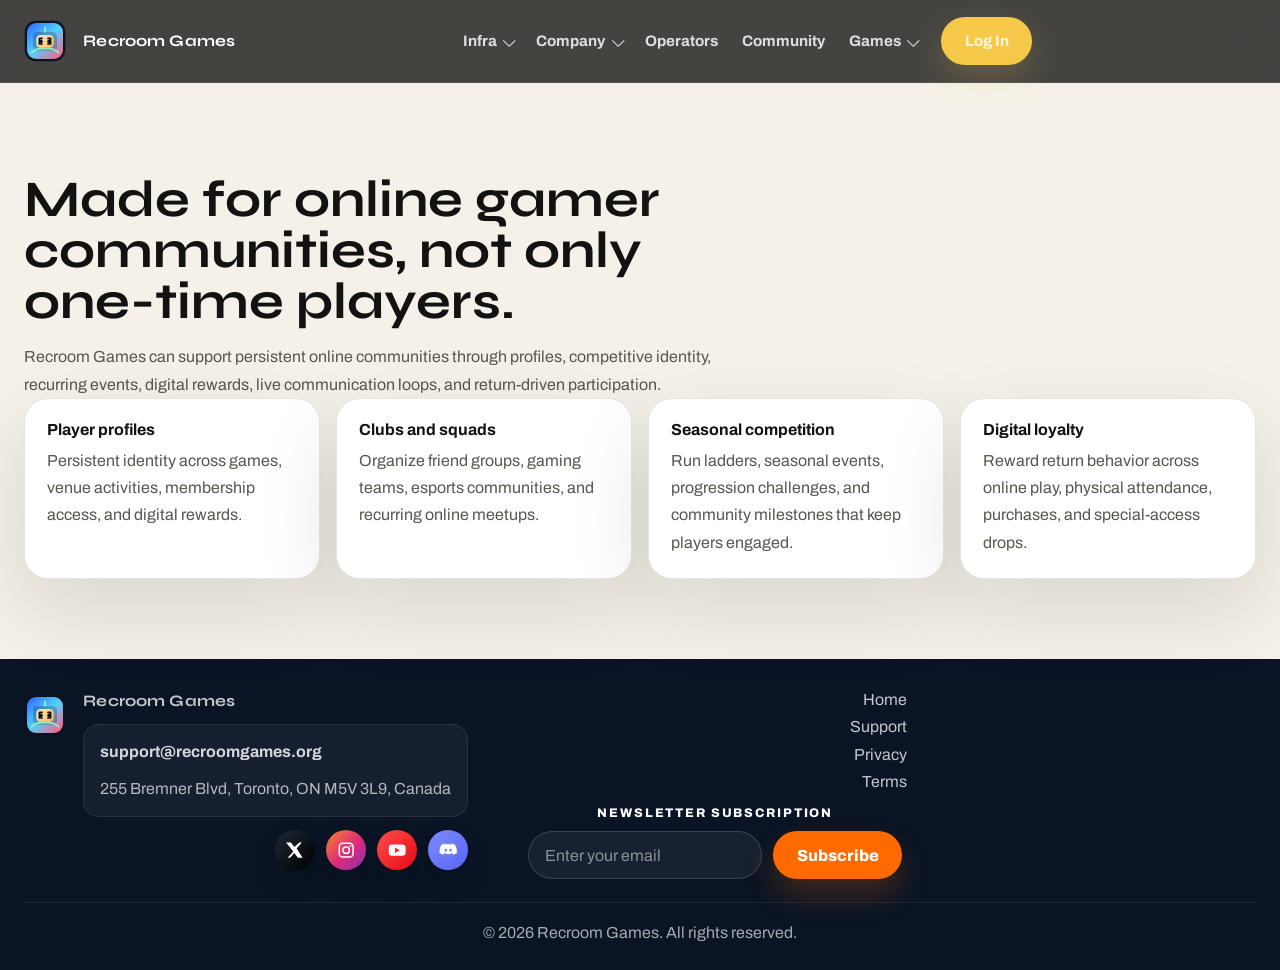
<file: community.html>
<!DOCTYPE html>
<html lang="en">
<head>
  <meta charset="UTF-8">
  <meta name="viewport" content="width=device-width, initial-scale=1.0">
  <meta name="description" content="Recroom Games online gamer community platform and recurring digital engagement systems.">
  <title>Community | Recroom Games</title>
  <link rel="preconnect" href="https://fonts.googleapis.com">
  <link rel="preconnect" href="https://fonts.gstatic.com" crossorigin>
  <link href="https://fonts.googleapis.com/css2?family=Archivo:wght@500;600;700;800&family=Syne:wght@500;700;800&display=swap" rel="stylesheet">
  <link rel="icon" href="logo-mark.svg" type="image/svg+xml">
  <link rel="stylesheet" href="style.css">
</head>
<body>
  <header class="site-header star-header">
    <div class="star-nav">
      <a class="brand-link" href="./index.html" aria-label="Recroom Games home">
        <img class="brand-mark" src="logo-mark.svg" alt="Recroom Games logo">
        <span class="brand-name">Recroom Games</span>
      </a>
      <button class="nav-toggle" type="button" aria-expanded="false" aria-controls="primary-nav">
        <span>Menu</span>
      </button>
      <nav class="main-nav" id="primary-nav" aria-label="Primary navigation">
        <details class="nav-group">
          <summary class="nav-parent">Infra</summary>
          <div class="nav-dropdown">
            <a href="./index.html#gaming">Gaming</a>
            <a href="./index.html#xr">AR / VR</a>
            <a href="./index.html#sports">Sports</a>
            <a href="./index.html#venue">Venue</a>
          </div>
        </details>
        <details class="nav-group">
          <summary class="nav-parent">Company</summary>
          <div class="nav-dropdown">
            <a href="./index.html#sports">Rec Room Recreation</a>
            <a href="./index.html#venue">Rec Room Venues</a>
            <a href="./contact.html">Contact</a>
          </div>
        </details>
        <a href="./operators.html">Operators</a>
        <a href="./community.html">Community</a>
        <details class="nav-group">
          <summary class="nav-parent">Games</summary>
          <div class="nav-dropdown">
            <a href="./login.html">Neon Arena</a>
            <a href="./login.html">Signal Chase</a>
            <a href="./login.html">Pulse Circuit</a>
            <a href="./login.html">Club Manager</a>
            <a href="./login.html">Echo Room</a>
            <a href="./login.html">Street League Sim</a>
          </div>
        </details>
        <a class="button nav-login-button" href="./login.html">Log In</a>
      </nav>
    </div>
  </header>

  <main>
    <section class="star-details community-page">
      <div class="star-details-shell">
        <div class="star-details-head">
          <h2>Made for online gamer communities, not only one-time players.</h2>
          <p>Recroom Games can support persistent online communities through profiles, competitive identity, recurring events, digital rewards, live communication loops, and return-driven participation.</p>
        </div>
        <div class="community-grid">
          <article class="community-card">
            <strong>Player profiles</strong>
            <p>Persistent identity across games, venue activities, membership access, and digital rewards.</p>
          </article>
          <article class="community-card">
            <strong>Clubs and squads</strong>
            <p>Organize friend groups, gaming teams, esports communities, and recurring online meetups.</p>
          </article>
          <article class="community-card">
            <strong>Seasonal competition</strong>
            <p>Run ladders, seasonal events, progression challenges, and community milestones that keep players engaged.</p>
          </article>
          <article class="community-card">
            <strong>Digital loyalty</strong>
            <p>Reward return behavior across online play, physical attendance, purchases, and special-access drops.</p>
          </article>
        </div>
      </div>
    </section>
  </main>

  <footer class="site-footer">
    <div class="shell footer-shell">
      <div class="footer-brand">
        <img class="brand-mark" src="logo-mark.svg" alt="Recroom Games logo">
        <div class="footer-brand-copy">
          <strong>Recroom Games</strong>
          <div class="footer-contact">
            <a href="mailto:support@recroomgames.org">support@recroomgames.org</a>
            <p>255 Bremner Blvd, Toronto, ON M5V 3L9, Canada</p>
          </div>
          <div class="footer-socials" aria-label="Social media">
            <a class="footer-social footer-social-x" href="#" aria-label="X"><svg viewBox="0 0 24 24" aria-hidden="true"><path fill="currentColor" d="M18.9 2H22l-6.8 7.8L23 22h-6.1l-4.8-6.3L6.6 22H3.5l7.3-8.3L1.4 2h6.3l4.4 5.9L18.9 2z"/></svg></a>
            <a class="footer-social footer-social-instagram" href="#" aria-label="Instagram"><svg viewBox="0 0 24 24" aria-hidden="true"><path fill="currentColor" d="M7.5 2h9A5.5 5.5 0 0 1 22 7.5v9a5.5 5.5 0 0 1-5.5 5.5h-9A5.5 5.5 0 0 1 2 16.5v-9A5.5 5.5 0 0 1 7.5 2zm0 2A3.5 3.5 0 0 0 4 7.5v9A3.5 3.5 0 0 0 7.5 20h9a3.5 3.5 0 0 0 3.5-3.5v-9A3.5 3.5 0 0 0 16.5 4h-9zm4.5 2.8A5.2 5.2 0 1 1 6.8 12 5.2 5.2 0 0 1 12 6.8zm0 2A3.2 3.2 0 1 0 15.2 12 3.2 3.2 0 0 0 12 8.8zm5.6-3.3a1.2 1.2 0 1 1-1.2 1.2 1.2 1.2 0 0 1 1.2-1.2z"/></svg></a>
            <a class="footer-social footer-social-youtube" href="#" aria-label="YouTube"><svg viewBox="0 0 24 24" aria-hidden="true"><path fill="currentColor" d="M23 12s0-3.5-.4-5.1a2.7 2.7 0 0 0-1.9-1.9C19.1 4.6 12 4.6 12 4.6s-7.1 0-8.7.4A2.7 2.7 0 0 0 1.4 6.9C1 8.5 1 12 1 12s0 3.5.4 5.1a2.7 2.7 0 0 0 1.9 1.9c1.6.4 8.7.4 8.7.4s7.1 0 8.7-.4a2.7 2.7 0 0 0 1.9-1.9c.4-1.6.4-5.1.4-5.1zM9.2 15.5v-7L15.5 12l-6.3 3.5z"/></svg></a>
            <a class="footer-social footer-social-discord" href="#" aria-label="Discord"><svg viewBox="0 0 24 24" aria-hidden="true"><path fill="currentColor" d="M20.3 4.4A16.7 16.7 0 0 0 16.1 3l-.2.4A15 15 0 0 1 20 5.1a14.6 14.6 0 0 0-4.6-1.5l-.2.4A14.8 14.8 0 0 1 19.2 6 14.2 14.2 0 0 0 12 4a14.2 14.2 0 0 0-7.2 2 14.8 14.8 0 0 1 4-2l-.2-.4A14.6 14.6 0 0 0 4 5.1a15 15 0 0 1 4.1-1.7L7.9 3a16.7 16.7 0 0 0-4.2 1.4C1.1 8.2.4 11.9.7 15.6A16.9 16.9 0 0 0 5.8 18l1.1-1.8-1.8-.8.4-.3a11.7 11.7 0 0 0 13 0l.4.3-1.8.8 1.1 1.8a16.9 16.9 0 0 0 5.1-2.4c.4-4.2-.7-7.9-3-11.2zM8.9 13.8c-.9 0-1.6-.8-1.6-1.8s.7-1.8 1.6-1.8 1.6.8 1.6 1.8-.7 1.8-1.6 1.8zm6.2 0c-.9 0-1.6-.8-1.6-1.8s.7-1.8 1.6-1.8 1.6.8 1.6 1.8-.7 1.8-1.6 1.8z"/></svg></a>
          </div>
        </div>
      </div>
      <div class="footer-links-wrap">
        <div class="footer-links">
          <a href="./index.html">Home</a>
          <a href="./contact.html">Support</a>
          <a href="./privacy.html">Privacy</a>
          <a href="./terms.html">Terms</a>
        </div>
        <form class="footer-newsletter" action="#" method="post">
          <span class="footer-newsletter-label">Newsletter Subscription</span>
          <div class="footer-newsletter-row">
            <input type="email" name="newsletter_email" placeholder="Enter your email" aria-label="Email address" required>
            <button class="button button-signal" type="submit">Subscribe</button>
          </div>
        </form>
      </div>
    </div>
    <div class="shell footer-bottom">
      <p>© 2026 Recroom Games. All rights reserved.</p>
    </div>
  </footer>

  <script src="script.js"></script>
</body>
</html>
</file>
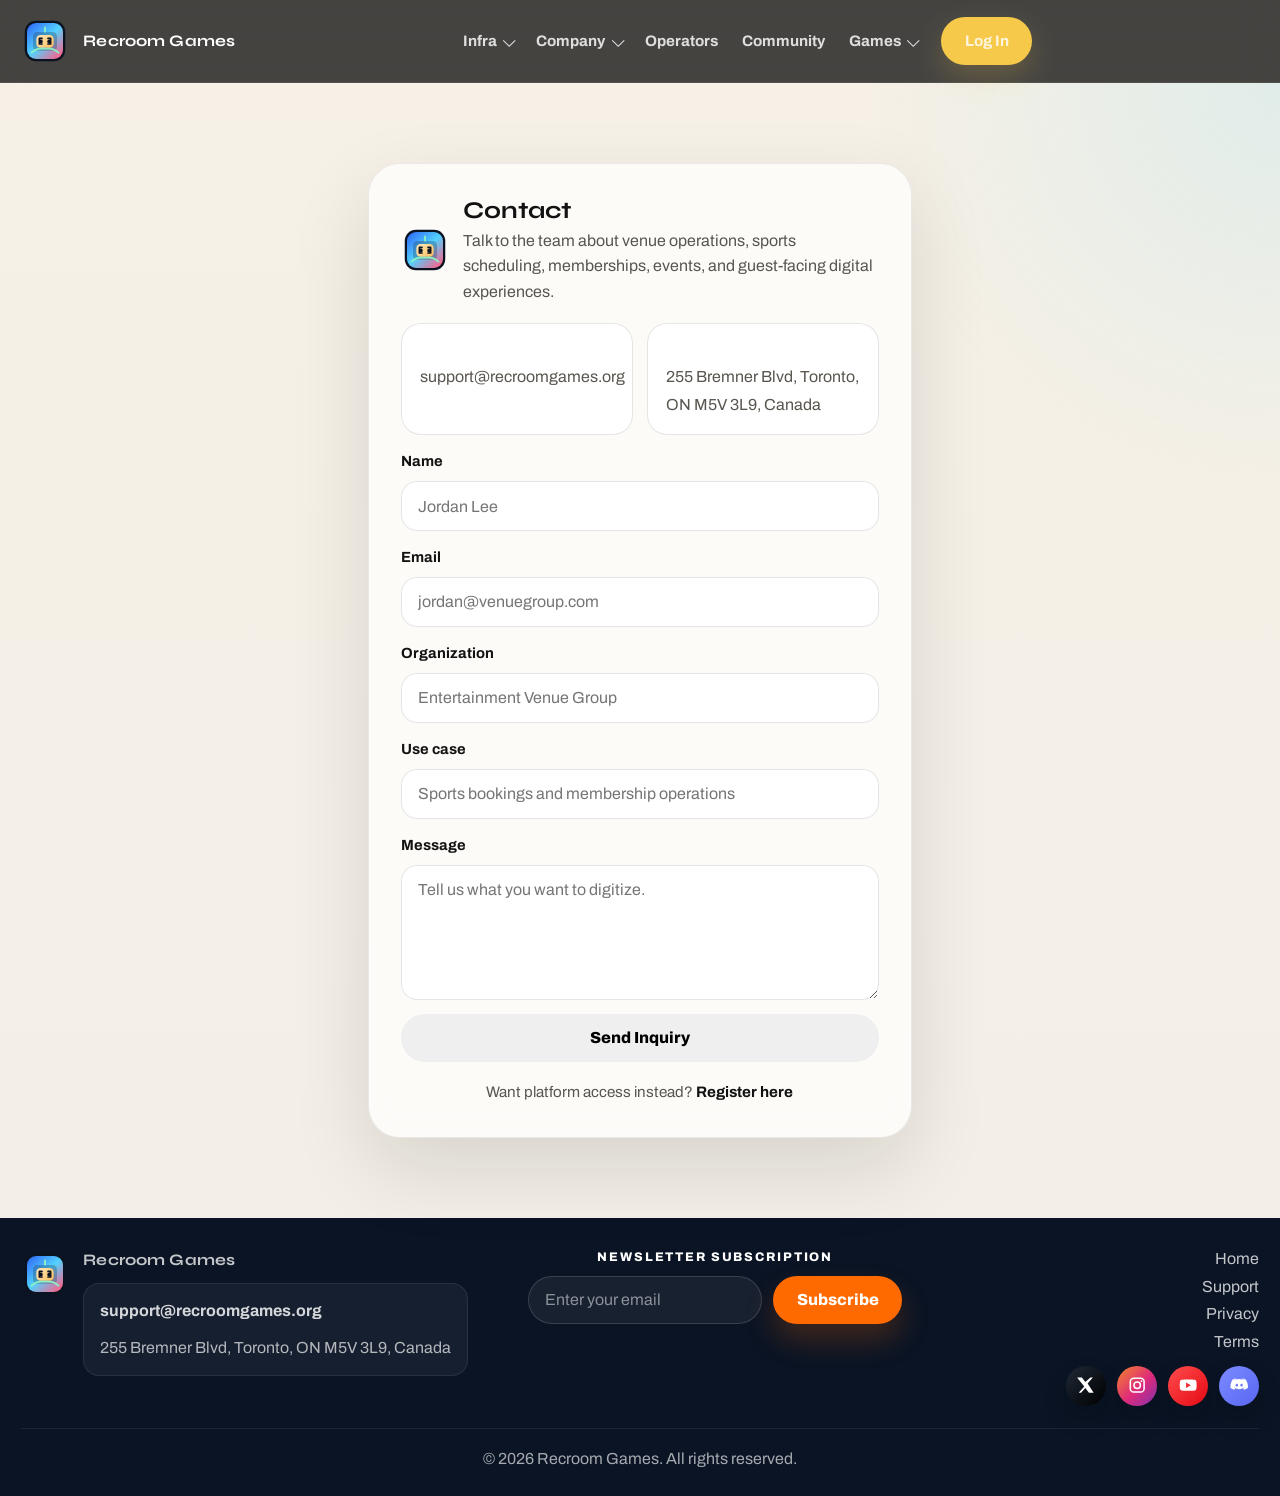
<file: contact.html>
<!DOCTYPE html>
<html lang="en">
<head>
  <meta charset="UTF-8">
  <meta name="viewport" content="width=device-width, initial-scale=1.0">
  <meta name="description" content="Contact Recroom Games for platform demos, venue digitization, memberships, bookings, and sports programming operations.">
  <title>Contact | Recroom Games</title>
  <link rel="preconnect" href="https://fonts.googleapis.com">
  <link rel="preconnect" href="https://fonts.gstatic.com" crossorigin>
  <link href="https://fonts.googleapis.com/css2?family=Archivo:wght@500;600;700;800&family=Syne:wght@500;700;800&display=swap" rel="stylesheet">
  <link rel="icon" href="logo-mark.svg" type="image/svg+xml">
  <link rel="stylesheet" href="style.css">
</head>
<body>
  <header class="site-header star-header">
    <div class="star-nav">
      <a class="brand-link" href="./index.html" aria-label="Recroom Games home">
        <img class="brand-mark" src="logo-mark.svg" alt="Recroom Games logo">
        <span class="brand-name">Recroom Games</span>
      </a>
      <button class="nav-toggle" type="button" aria-expanded="false" aria-controls="primary-nav">
        <span>Menu</span>
      </button>
      <nav class="main-nav" id="primary-nav" aria-label="Primary navigation">
        <details class="nav-group">
          <summary class="nav-parent">Infra</summary>
          <div class="nav-dropdown">
            <a href="./index.html#gaming">Gaming</a>
            <a href="./index.html#xr">AR / VR</a>
            <a href="./index.html#sports">Sports</a>
            <a href="./index.html#venue">Venue</a>
          </div>
        </details>
        <details class="nav-group">
          <summary class="nav-parent">Company</summary>
          <div class="nav-dropdown">
            <a href="./index.html#sports">Rec Room Recreation</a>
            <a href="./index.html#venue">Rec Room Venues</a>
            <a href="./contact.html">Contact</a>
          </div>
        </details>
        <a href="./operators.html">Operators</a>
        <a href="./community.html">Community</a>
        <details class="nav-group">
          <summary class="nav-parent">Games</summary>
          <div class="nav-dropdown">
            <a href="./login.html">Neon Arena</a>
            <a href="./login.html">Signal Chase</a>
            <a href="./login.html">Pulse Circuit</a>
            <a href="./login.html">Club Manager</a>
            <a href="./login.html">Echo Room</a>
            <a href="./login.html">Street League Sim</a>
          </div>
        </details>
        <a class="button nav-login-button" href="./login.html">Log In</a>
      </nav>
    </div>
  </header>

  <main>
    <section class="page-hero login-stage contact-stage">
      <div class="legal-shell">
        <form class="contact-form login-form contact-panel" action="#" method="post">
          <div class="signin-brand contact-brand">
            <img class="brand-mark" src="logo-mark.svg" alt="Recroom Games logo">
            <div>
              <strong>Contact</strong>
              <p>Talk to the team about venue operations, sports scheduling, memberships, events, and guest-facing digital experiences.</p>
            </div>
          </div>
          <div class="contact-meta">
            <article class="mini-panel">
              <strong>Email</strong>
              <p><a href="mailto:support@recroomgames.org">support@recroomgames.org</a></p>
            </article>
            <article class="mini-panel">
              <strong>Operations</strong>
              <p>255 Bremner Blvd, Toronto, ON M5V 3L9, Canada</p>
            </article>
          </div>
          <label>
            <span>Name</span>
            <input type="text" name="name" placeholder="Jordan Lee" required>
          </label>
          <label>
            <span>Email</span>
            <input type="email" name="email" placeholder="jordan@venuegroup.com" required>
          </label>
          <label>
            <span>Organization</span>
            <input type="text" name="organization" placeholder="Entertainment Venue Group" required>
          </label>
          <label>
            <span>Use case</span>
            <input type="text" name="use_case" placeholder="Sports bookings and membership operations" required>
          </label>
          <label>
            <span>Message</span>
            <textarea name="message" rows="6" placeholder="Tell us what you want to digitize." required></textarea>
          </label>
          <button class="button button-solid" type="submit">Send Inquiry</button>
          <p class="auth-switch">Want platform access instead? <a href="./register.html">Register here</a></p>
        </form>
      </div>
    </section>
  </main>

  <footer class="site-footer">
    <div class="shell footer-shell">
      <div class="footer-brand">
        <img class="brand-mark" src="logo-mark.svg" alt="Recroom Games logo">
        <div class="footer-brand-copy">
          <strong>Recroom Games</strong>
          <div class="footer-contact">
            <a href="mailto:support@recroomgames.org">support@recroomgames.org</a>
            <p>255 Bremner Blvd, Toronto, ON M5V 3L9, Canada</p>
          </div>
        </div>
      </div>
      <form class="footer-newsletter" action="#" method="post">
        <span class="footer-newsletter-label">Newsletter Subscription</span>
        <div class="footer-newsletter-row">
          <input type="email" name="newsletter_email" placeholder="Enter your email" aria-label="Email address" required>
          <button class="button button-signal" type="submit">Subscribe</button>
        </div>
      </form>
      <div class="footer-links-wrap">
        <div class="footer-links">
          <a href="./index.html">Home</a>
          <a href="./contact.html">Support</a>
          <a href="./privacy.html">Privacy</a>
          <a href="./terms.html">Terms</a>
        </div>
        <div class="footer-socials" aria-label="Social media">
          <a class="footer-social footer-social-x" href="#" aria-label="X"><svg viewBox="0 0 24 24" aria-hidden="true"><path fill="currentColor" d="M18.9 2H22l-6.8 7.8L23 22h-6.1l-4.8-6.3L6.6 22H3.5l7.3-8.3L1.4 2h6.3l4.4 5.9L18.9 2z"/></svg></a>
          <a class="footer-social footer-social-instagram" href="#" aria-label="Instagram"><svg viewBox="0 0 24 24" aria-hidden="true"><path fill="currentColor" d="M7.5 2h9A5.5 5.5 0 0 1 22 7.5v9a5.5 5.5 0 0 1-5.5 5.5h-9A5.5 5.5 0 0 1 2 16.5v-9A5.5 5.5 0 0 1 7.5 2zm0 2A3.5 3.5 0 0 0 4 7.5v9A3.5 3.5 0 0 0 7.5 20h9a3.5 3.5 0 0 0 3.5-3.5v-9A3.5 3.5 0 0 0 16.5 4h-9zm4.5 2.8A5.2 5.2 0 1 1 6.8 12 5.2 5.2 0 0 1 12 6.8zm0 2A3.2 3.2 0 1 0 15.2 12 3.2 3.2 0 0 0 12 8.8zm5.6-3.3a1.2 1.2 0 1 1-1.2 1.2 1.2 1.2 0 0 1 1.2-1.2z"/></svg></a>
          <a class="footer-social footer-social-youtube" href="#" aria-label="YouTube"><svg viewBox="0 0 24 24" aria-hidden="true"><path fill="currentColor" d="M23 12s0-3.5-.4-5.1a2.7 2.7 0 0 0-1.9-1.9C19.1 4.6 12 4.6 12 4.6s-7.1 0-8.7.4A2.7 2.7 0 0 0 1.4 6.9C1 8.5 1 12 1 12s0 3.5.4 5.1a2.7 2.7 0 0 0 1.9 1.9c1.6.4 8.7.4 8.7.4s7.1 0 8.7-.4a2.7 2.7 0 0 0 1.9-1.9c.4-1.6.4-5.1.4-5.1zM9.2 15.5v-7L15.5 12l-6.3 3.5z"/></svg></a>
          <a class="footer-social footer-social-discord" href="#" aria-label="Discord"><svg viewBox="0 0 24 24" aria-hidden="true"><path fill="currentColor" d="M20.3 4.4A16.7 16.7 0 0 0 16.1 3l-.2.4A15 15 0 0 1 20 5.1a14.6 14.6 0 0 0-4.6-1.5l-.2.4A14.8 14.8 0 0 1 19.2 6 14.2 14.2 0 0 0 12 4a14.2 14.2 0 0 0-7.2 2 14.8 14.8 0 0 1 4-2l-.2-.4A14.6 14.6 0 0 0 4 5.1a15 15 0 0 1 4.1-1.7L7.9 3a16.7 16.7 0 0 0-4.2 1.4C1.1 8.2.4 11.9.7 15.6A16.9 16.9 0 0 0 5.8 18l1.1-1.8-1.8-.8.4-.3a11.7 11.7 0 0 0 13 0l.4.3-1.8.8 1.1 1.8a16.9 16.9 0 0 0 5.1-2.4c.4-4.2-.7-7.9-3-11.2zM8.9 13.8c-.9 0-1.6-.8-1.6-1.8s.7-1.8 1.6-1.8 1.6.8 1.6 1.8-.7 1.8-1.6 1.8zm6.2 0c-.9 0-1.6-.8-1.6-1.8s.7-1.8 1.6-1.8 1.6.8 1.6 1.8-.7 1.8-1.6 1.8z"/></svg></a>
        </div>
      </div>
    </div>
    <div class="shell footer-bottom">
      <p>© 2026 Recroom Games. All rights reserved.</p>
    </div>
  </footer>

  <script src="script.js"></script>
</body>
</html>
</file>
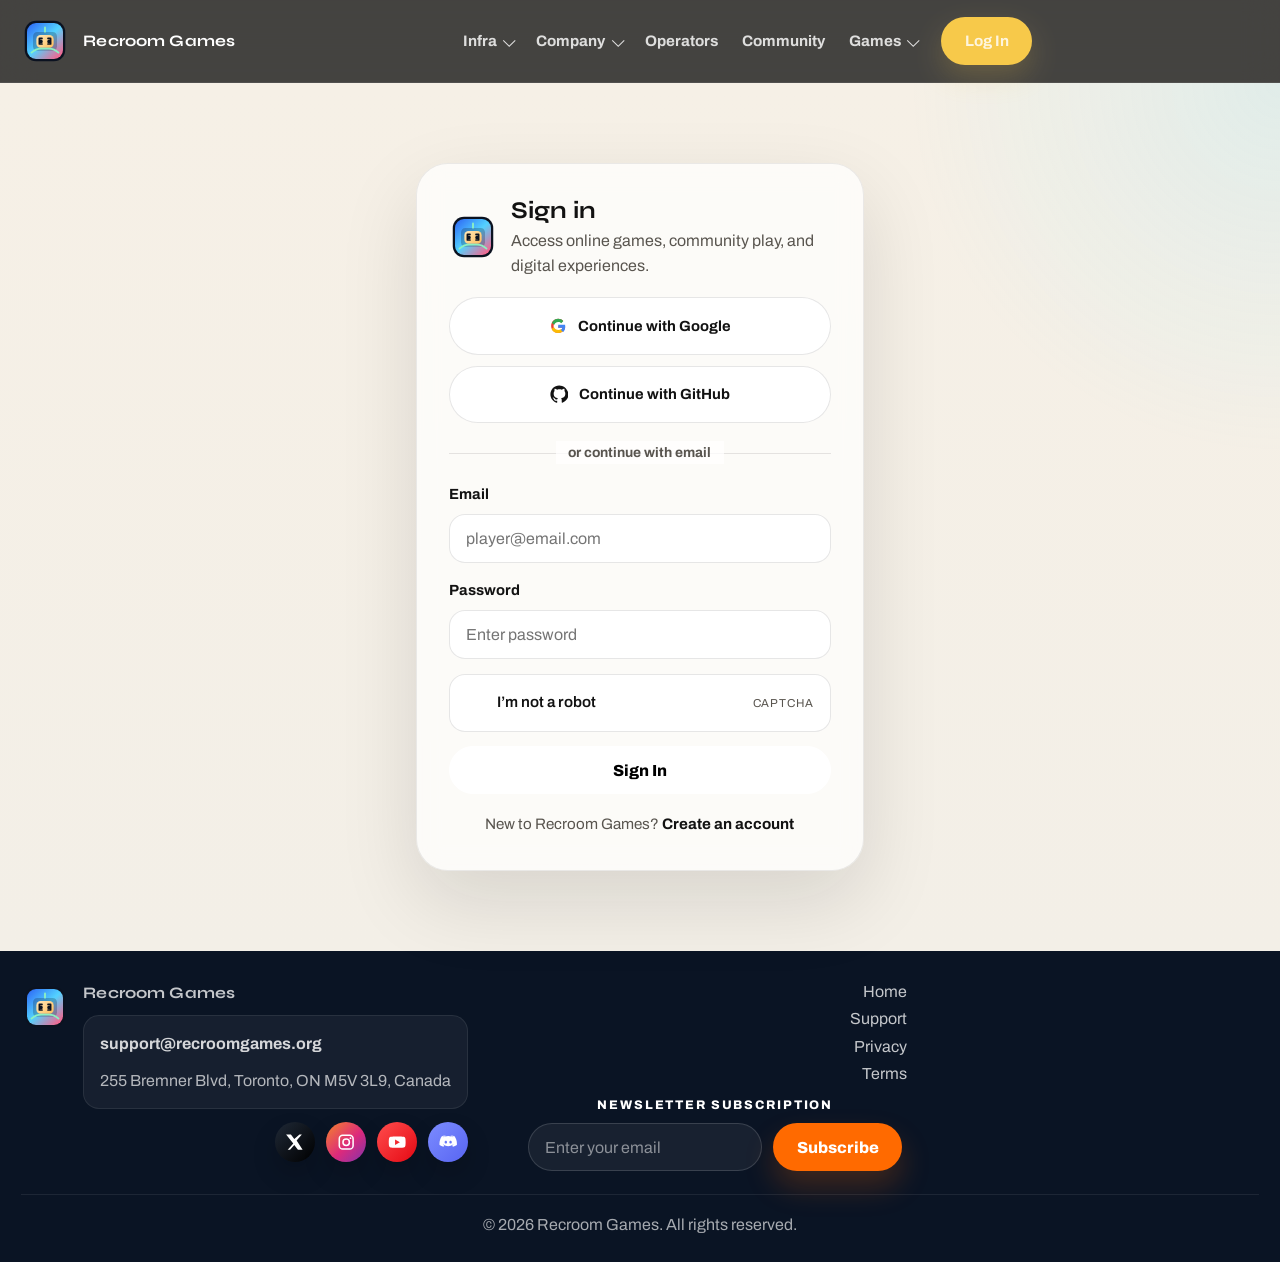
<file: login.html>
<!DOCTYPE html>
<html lang="en">
<head>
  <meta charset="UTF-8">
  <meta name="viewport" content="width=device-width, initial-scale=1.0">
  <meta name="description" content="Log in to access Recroom Games online games, community play, and digital entertainment experiences.">
  <title>Login | Recroom Games</title>
  <link rel="preconnect" href="https://fonts.googleapis.com">
  <link rel="preconnect" href="https://fonts.gstatic.com" crossorigin>
  <link href="https://fonts.googleapis.com/css2?family=Archivo:wght@500;600;700;800&family=Syne:wght@500;700;800&display=swap" rel="stylesheet">
  <link rel="icon" href="logo-mark.svg" type="image/svg+xml">
  <link rel="stylesheet" href="style.css">
</head>
<body>
  <header class="site-header star-header">
    <div class="star-nav">
      <a class="brand-link" href="./index.html" aria-label="Recroom Games home">
        <img class="brand-mark" src="logo-mark.svg" alt="Recroom Games logo">
        <span class="brand-name">Recroom Games</span>
      </a>
      <button class="nav-toggle" type="button" aria-expanded="false" aria-controls="primary-nav">
        <span>Menu</span>
      </button>
      <nav class="main-nav" id="primary-nav" aria-label="Primary navigation">
        <details class="nav-group">
          <summary class="nav-parent">Infra</summary>
          <div class="nav-dropdown">
            <a href="./index.html#gaming">Gaming</a>
            <a href="./index.html#xr">AR / VR</a>
            <a href="./index.html#sports">Sports</a>
            <a href="./index.html#venue">Venue</a>
          </div>
        </details>
        <details class="nav-group">
          <summary class="nav-parent">Company</summary>
          <div class="nav-dropdown">
            <a href="./index.html#sports">Rec Room Recreation</a>
            <a href="./index.html#venue">Rec Room Venues</a>
            <a href="./contact.html">Contact</a>
          </div>
        </details>
        <a href="./operators.html">Operators</a>
        <a href="./community.html">Community</a>
        <details class="nav-group">
          <summary class="nav-parent">Games</summary>
          <div class="nav-dropdown">
            <a href="./login.html">Neon Arena</a>
            <a href="./login.html">Signal Chase</a>
            <a href="./login.html">Pulse Circuit</a>
            <a href="./login.html">Club Manager</a>
            <a href="./login.html">Echo Room</a>
            <a href="./login.html">Street League Sim</a>
          </div>
        </details>
        <a class="button nav-login-button" href="./login.html">Log In</a>
      </nav>
    </div>
  </header>

  <main>
    <section class="page-hero login-stage">
      <div class="legal-shell">
        <form class="contact-form login-form" action="#" method="post">
          <div class="signin-brand">
            <img class="brand-mark" src="logo-mark.svg" alt="Recroom Games logo">
            <div>
              <strong>Sign in</strong>
              <p>Access online games, community play, and digital experiences.</p>
            </div>
          </div>
          <div class="signin-socials">
            <button class="signin-option" type="button" aria-label="Continue with Google">
              <span class="signin-provider">
                <svg viewBox="0 0 24 24" aria-hidden="true">
                  <path fill="#EA4335" d="M12 10.2v3.9h5.5c-.2 1.3-1.5 3.9-5.5 3.9-3.3 0-6-2.7-6-6s2.7-6 6-6c1.9 0 3.2.8 3.9 1.5l2.7-2.6C17 3.4 14.7 2.4 12 2.4 6.9 2.4 2.8 6.5 2.8 11.6S6.9 20.8 12 20.8c6.9 0 9.1-4.8 9.1-7.3 0-.5 0-.9-.1-1.3H12z"/>
                  <path fill="#34A853" d="M3.8 7.7l3.2 2.4C7.8 8 9.7 6.6 12 6.6c1.9 0 3.2.8 3.9 1.5l2.7-2.6C17 3.4 14.7 2.4 12 2.4 8.4 2.4 5.3 4.5 3.8 7.7z"/>
                  <path fill="#FBBC05" d="M12 20.8c2.6 0 4.8-.9 6.4-2.5l-3-2.4c-.8.6-1.9 1.1-3.4 1.1-3.9 0-5.3-2.6-5.5-3.8l-3.1 2.4c1.5 3.2 4.7 5.2 8.6 5.2z"/>
                  <path fill="#4285F4" d="M21.1 11.5c0-.5 0-.9-.1-1.3H12v3.9h5.5c-.3 1.2-1 2.2-2 3l3 2.4c1.8-1.7 2.6-4.1 2.6-6.9z"/>
                </svg>
                <span>Continue with Google</span>
              </span>
            </button>
            <button class="signin-option" type="button" aria-label="Continue with GitHub">
              <span class="signin-provider">
                <svg viewBox="0 0 24 24" aria-hidden="true">
                  <path fill="currentColor" d="M12 .5C5.6.5.5 5.7.5 12.2c0 5.2 3.4 9.6 8.1 11.1.6.1.8-.3.8-.6v-2.2c-3.3.7-4-1.4-4-1.4-.6-1.5-1.3-1.9-1.3-1.9-1.1-.8.1-.8.1-.8 1.2.1 1.9 1.3 1.9 1.3 1.1 1.9 2.8 1.3 3.5 1 .1-.8.4-1.3.7-1.6-2.7-.3-5.5-1.4-5.5-6 0-1.3.4-2.3 1.2-3.2-.1-.3-.5-1.5.1-3 0 0 1-.3 3.3 1.2 1-.3 2-.4 3-.4s2.1.1 3 .4c2.3-1.6 3.3-1.2 3.3-1.2.6 1.5.2 2.7.1 3 .7.9 1.2 1.9 1.2 3.2 0 4.7-2.8 5.7-5.5 6 .4.4.8 1.1.8 2.2v3.3c0 .3.2.8.8.6 4.7-1.6 8.1-6 8.1-11.1C23.5 5.7 18.4.5 12 .5z"/>
                </svg>
                <span>Continue with GitHub</span>
              </span>
            </button>
          </div>
          <div class="signin-divider">
            <span>or continue with email</span>
          </div>
          <label>
            <span>Email</span>
            <input type="email" name="email" placeholder="player@email.com" required>
          </label>
          <label>
            <span>Password</span>
            <input type="password" name="password" placeholder="Enter password" required>
          </label>
          <div class="signin-captcha" aria-label="captcha placeholder">
            <div class="captcha-check"></div>
            <span>I’m not a robot</span>
            <small>CAPTCHA</small>
          </div>
          <button class="button star-button-light signin-submit" type="submit">Sign In</button>
          <p class="auth-switch">New to Recroom Games? <a href="./register.html">Create an account</a></p>
        </form>
      </div>
    </section>
  </main>

  <footer class="site-footer">
    <div class="shell footer-shell">
      <div class="footer-brand">
        <img class="brand-mark" src="logo-mark.svg" alt="Recroom Games logo">
        <div class="footer-brand-copy">
          <strong>Recroom Games</strong>
          <div class="footer-contact">
            <a href="mailto:support@recroomgames.org">support@recroomgames.org</a>
            <p>255 Bremner Blvd, Toronto, ON M5V 3L9, Canada</p>
          </div>
          <div class="footer-socials" aria-label="Social media">
            <a class="footer-social footer-social-x" href="#" aria-label="X"><svg viewBox="0 0 24 24" aria-hidden="true"><path fill="currentColor" d="M18.9 2H22l-6.8 7.8L23 22h-6.1l-4.8-6.3L6.6 22H3.5l7.3-8.3L1.4 2h6.3l4.4 5.9L18.9 2z"/></svg></a>
            <a class="footer-social footer-social-instagram" href="#" aria-label="Instagram"><svg viewBox="0 0 24 24" aria-hidden="true"><path fill="currentColor" d="M7.5 2h9A5.5 5.5 0 0 1 22 7.5v9a5.5 5.5 0 0 1-5.5 5.5h-9A5.5 5.5 0 0 1 2 16.5v-9A5.5 5.5 0 0 1 7.5 2zm0 2A3.5 3.5 0 0 0 4 7.5v9A3.5 3.5 0 0 0 7.5 20h9a3.5 3.5 0 0 0 3.5-3.5v-9A3.5 3.5 0 0 0 16.5 4h-9zm4.5 2.8A5.2 5.2 0 1 1 6.8 12 5.2 5.2 0 0 1 12 6.8zm0 2A3.2 3.2 0 1 0 15.2 12 3.2 3.2 0 0 0 12 8.8zm5.6-3.3a1.2 1.2 0 1 1-1.2 1.2 1.2 1.2 0 0 1 1.2-1.2z"/></svg></a>
            <a class="footer-social footer-social-youtube" href="#" aria-label="YouTube"><svg viewBox="0 0 24 24" aria-hidden="true"><path fill="currentColor" d="M23 12s0-3.5-.4-5.1a2.7 2.7 0 0 0-1.9-1.9C19.1 4.6 12 4.6 12 4.6s-7.1 0-8.7.4A2.7 2.7 0 0 0 1.4 6.9C1 8.5 1 12 1 12s0 3.5.4 5.1a2.7 2.7 0 0 0 1.9 1.9c1.6.4 8.7.4 8.7.4s7.1 0 8.7-.4a2.7 2.7 0 0 0 1.9-1.9c.4-1.6.4-5.1.4-5.1zM9.2 15.5v-7L15.5 12l-6.3 3.5z"/></svg></a>
            <a class="footer-social footer-social-discord" href="#" aria-label="Discord"><svg viewBox="0 0 24 24" aria-hidden="true"><path fill="currentColor" d="M20.3 4.4A16.7 16.7 0 0 0 16.1 3l-.2.4A15 15 0 0 1 20 5.1a14.6 14.6 0 0 0-4.6-1.5l-.2.4A14.8 14.8 0 0 1 19.2 6 14.2 14.2 0 0 0 12 4a14.2 14.2 0 0 0-7.2 2 14.8 14.8 0 0 1 4-2l-.2-.4A14.6 14.6 0 0 0 4 5.1a15 15 0 0 1 4.1-1.7L7.9 3a16.7 16.7 0 0 0-4.2 1.4C1.1 8.2.4 11.9.7 15.6A16.9 16.9 0 0 0 5.8 18l1.1-1.8-1.8-.8.4-.3a11.7 11.7 0 0 0 13 0l.4.3-1.8.8 1.1 1.8a16.9 16.9 0 0 0 5.1-2.4c.4-4.2-.7-7.9-3-11.2zM8.9 13.8c-.9 0-1.6-.8-1.6-1.8s.7-1.8 1.6-1.8 1.6.8 1.6 1.8-.7 1.8-1.6 1.8zm6.2 0c-.9 0-1.6-.8-1.6-1.8s.7-1.8 1.6-1.8 1.6.8 1.6 1.8-.7 1.8-1.6 1.8z"/></svg></a>
          </div>
        </div>
      </div>
      <div class="footer-links-wrap">
        <div class="footer-links">
          <a href="./index.html">Home</a>
          <a href="./contact.html">Support</a>
          <a href="./privacy.html">Privacy</a>
          <a href="./terms.html">Terms</a>
        </div>
        <form class="footer-newsletter" action="#" method="post">
          <span class="footer-newsletter-label">Newsletter Subscription</span>
          <div class="footer-newsletter-row">
            <input type="email" name="newsletter_email" placeholder="Enter your email" aria-label="Email address" required>
            <button class="button button-signal" type="submit">Subscribe</button>
          </div>
        </form>
      </div>
    </div>
    <div class="shell footer-bottom">
      <p>© 2026 Recroom Games. All rights reserved.</p>
    </div>
  </footer>

  <script src="script.js"></script>
</body>
</html>
</file>
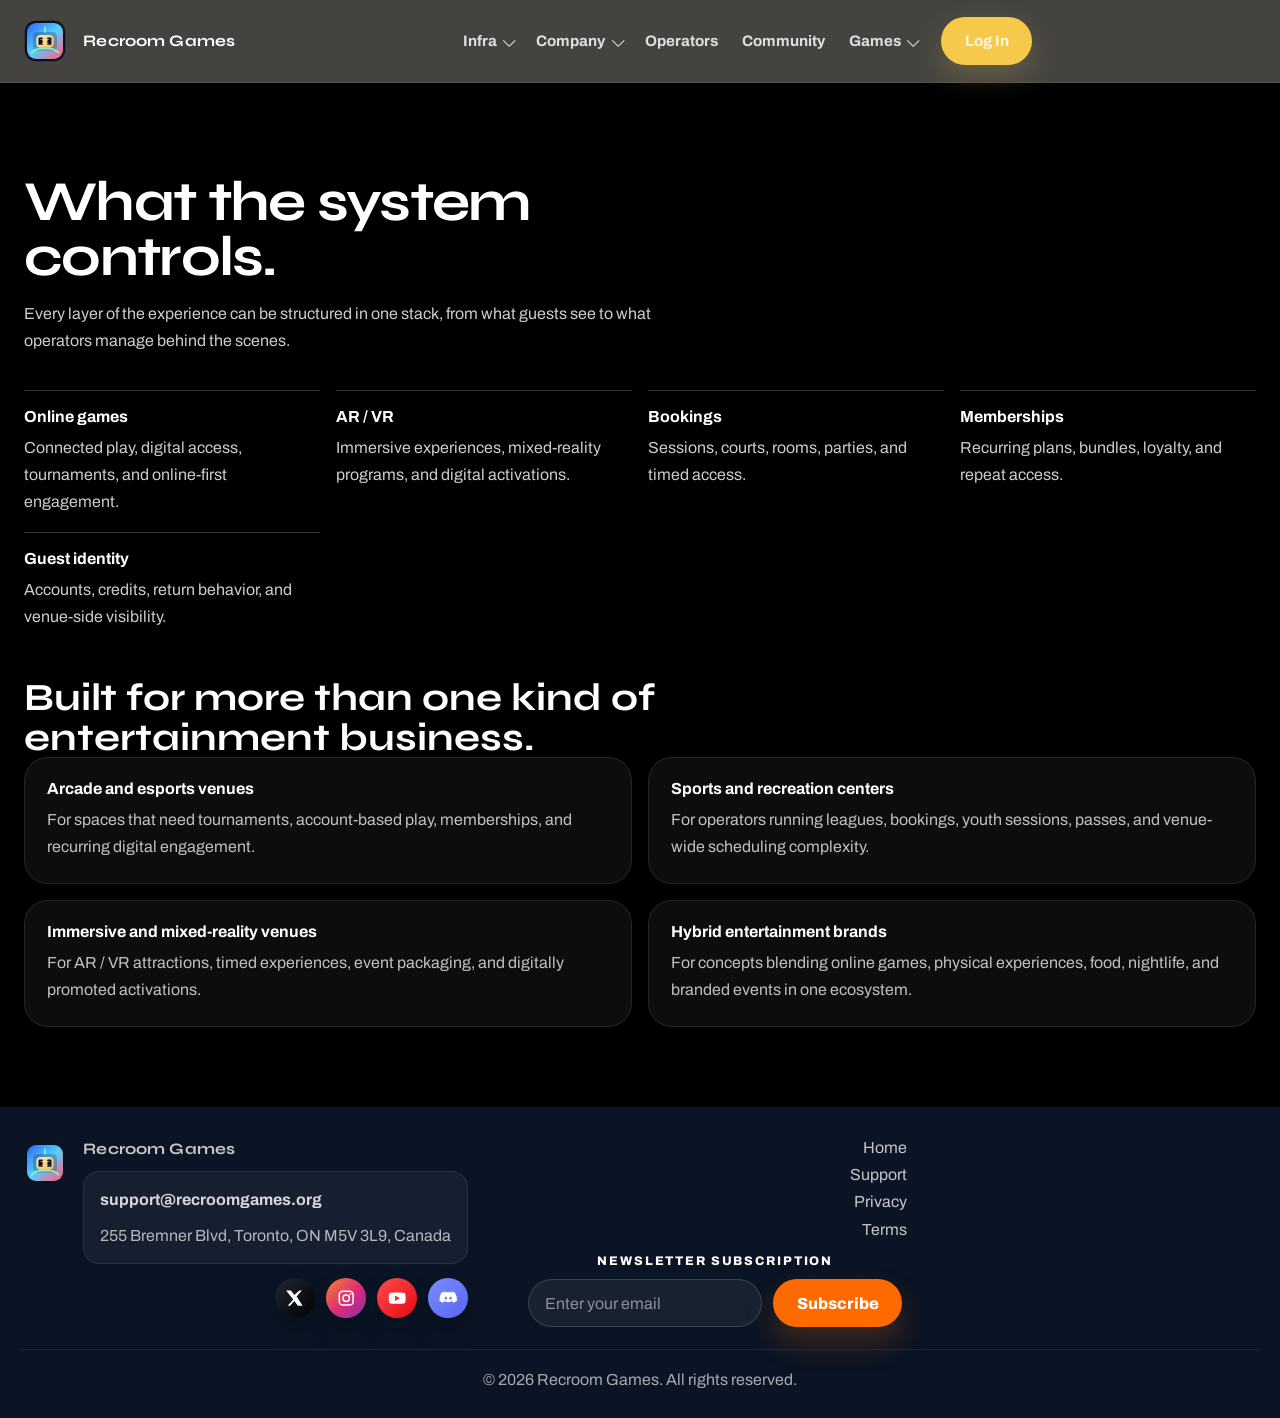
<file: operators.html>
<!DOCTYPE html>
<html lang="en">
<head>
  <meta charset="UTF-8">
  <meta name="viewport" content="width=device-width, initial-scale=1.0">
  <meta name="description" content="Recroom Games operator capabilities and entertainment venue use cases.">
  <title>Operators | Recroom Games</title>
  <link rel="preconnect" href="https://fonts.googleapis.com">
  <link rel="preconnect" href="https://fonts.gstatic.com" crossorigin>
  <link href="https://fonts.googleapis.com/css2?family=Archivo:wght@500;600;700;800&family=Syne:wght@500;700;800&display=swap" rel="stylesheet">
  <link rel="icon" href="logo-mark.svg" type="image/svg+xml">
  <link rel="stylesheet" href="style.css">
</head>
<body>
  <header class="site-header star-header">
    <div class="star-nav">
      <a class="brand-link" href="./index.html" aria-label="Recroom Games home">
        <img class="brand-mark" src="logo-mark.svg" alt="Recroom Games logo">
        <span class="brand-name">Recroom Games</span>
      </a>
      <button class="nav-toggle" type="button" aria-expanded="false" aria-controls="primary-nav">
        <span>Menu</span>
      </button>
      <nav class="main-nav" id="primary-nav" aria-label="Primary navigation">
        <details class="nav-group">
          <summary class="nav-parent">Infra</summary>
          <div class="nav-dropdown">
            <a href="./index.html#gaming">Gaming</a>
            <a href="./index.html#xr">AR / VR</a>
            <a href="./index.html#sports">Sports</a>
            <a href="./index.html#venue">Venue</a>
          </div>
        </details>
        <details class="nav-group">
          <summary class="nav-parent">Company</summary>
          <div class="nav-dropdown">
            <a href="./index.html#sports">Rec Room Recreation</a>
            <a href="./index.html#venue">Rec Room Venues</a>
            <a href="./contact.html">Contact</a>
          </div>
        </details>
        <a href="./operators.html">Operators</a>
        <a href="./community.html">Community</a>
        <details class="nav-group">
          <summary class="nav-parent">Games</summary>
          <div class="nav-dropdown">
            <a href="./login.html">Neon Arena</a>
            <a href="./login.html">Signal Chase</a>
            <a href="./login.html">Pulse Circuit</a>
            <a href="./login.html">Club Manager</a>
            <a href="./login.html">Echo Room</a>
            <a href="./login.html">Street League Sim</a>
          </div>
        </details>
        <a class="button nav-login-button" href="./login.html">Log In</a>
      </nav>
    </div>
  </header>

  <main>
    <section class="star-specs operators-stage">
      <div class="star-specs-shell">
        <div class="star-specs-head">
          <h2>What the system controls.</h2>
          <p>Every layer of the experience can be structured in one stack, from what guests see to what operators manage behind the scenes.</p>
        </div>
        <div class="star-spec-grid">
          <article class="star-spec">
            <strong>Online games</strong>
            <p>Connected play, digital access, tournaments, and online-first engagement.</p>
          </article>
          <article class="star-spec">
            <strong>AR / VR</strong>
            <p>Immersive experiences, mixed-reality programs, and digital activations.</p>
          </article>
          <article class="star-spec">
            <strong>Bookings</strong>
            <p>Sessions, courts, rooms, parties, and timed access.</p>
          </article>
          <article class="star-spec">
            <strong>Memberships</strong>
            <p>Recurring plans, bundles, loyalty, and repeat access.</p>
          </article>
          <article class="star-spec">
            <strong>Guest identity</strong>
            <p>Accounts, credits, return behavior, and venue-side visibility.</p>
          </article>
        </div>
        <div class="star-specs-subhead">
          <h3>Built for more than one kind of entertainment business.</h3>
        </div>
        <div class="star-faq-list">
          <article class="faq-item">
            <strong>Arcade and esports venues</strong>
            <p>For spaces that need tournaments, account-based play, memberships, and recurring digital engagement.</p>
          </article>
          <article class="faq-item">
            <strong>Sports and recreation centers</strong>
            <p>For operators running leagues, bookings, youth sessions, passes, and venue-wide scheduling complexity.</p>
          </article>
          <article class="faq-item">
            <strong>Immersive and mixed-reality venues</strong>
            <p>For AR / VR attractions, timed experiences, event packaging, and digitally promoted activations.</p>
          </article>
          <article class="faq-item">
            <strong>Hybrid entertainment brands</strong>
            <p>For concepts blending online games, physical experiences, food, nightlife, and branded events in one ecosystem.</p>
          </article>
        </div>
      </div>
    </section>
  </main>

  <footer class="site-footer">
    <div class="shell footer-shell">
      <div class="footer-brand">
        <img class="brand-mark" src="logo-mark.svg" alt="Recroom Games logo">
        <div class="footer-brand-copy">
          <strong>Recroom Games</strong>
          <div class="footer-contact">
            <a href="mailto:support@recroomgames.org">support@recroomgames.org</a>
            <p>255 Bremner Blvd, Toronto, ON M5V 3L9, Canada</p>
          </div>
          <div class="footer-socials" aria-label="Social media">
            <a class="footer-social footer-social-x" href="#" aria-label="X"><svg viewBox="0 0 24 24" aria-hidden="true"><path fill="currentColor" d="M18.9 2H22l-6.8 7.8L23 22h-6.1l-4.8-6.3L6.6 22H3.5l7.3-8.3L1.4 2h6.3l4.4 5.9L18.9 2z"/></svg></a>
            <a class="footer-social footer-social-instagram" href="#" aria-label="Instagram"><svg viewBox="0 0 24 24" aria-hidden="true"><path fill="currentColor" d="M7.5 2h9A5.5 5.5 0 0 1 22 7.5v9a5.5 5.5 0 0 1-5.5 5.5h-9A5.5 5.5 0 0 1 2 16.5v-9A5.5 5.5 0 0 1 7.5 2zm0 2A3.5 3.5 0 0 0 4 7.5v9A3.5 3.5 0 0 0 7.5 20h9a3.5 3.5 0 0 0 3.5-3.5v-9A3.5 3.5 0 0 0 16.5 4h-9zm4.5 2.8A5.2 5.2 0 1 1 6.8 12 5.2 5.2 0 0 1 12 6.8zm0 2A3.2 3.2 0 1 0 15.2 12 3.2 3.2 0 0 0 12 8.8zm5.6-3.3a1.2 1.2 0 1 1-1.2 1.2 1.2 1.2 0 0 1 1.2-1.2z"/></svg></a>
            <a class="footer-social footer-social-youtube" href="#" aria-label="YouTube"><svg viewBox="0 0 24 24" aria-hidden="true"><path fill="currentColor" d="M23 12s0-3.5-.4-5.1a2.7 2.7 0 0 0-1.9-1.9C19.1 4.6 12 4.6 12 4.6s-7.1 0-8.7.4A2.7 2.7 0 0 0 1.4 6.9C1 8.5 1 12 1 12s0 3.5.4 5.1a2.7 2.7 0 0 0 1.9 1.9c1.6.4 8.7.4 8.7.4s7.1 0 8.7-.4a2.7 2.7 0 0 0 1.9-1.9c.4-1.6.4-5.1.4-5.1zM9.2 15.5v-7L15.5 12l-6.3 3.5z"/></svg></a>
            <a class="footer-social footer-social-discord" href="#" aria-label="Discord"><svg viewBox="0 0 24 24" aria-hidden="true"><path fill="currentColor" d="M20.3 4.4A16.7 16.7 0 0 0 16.1 3l-.2.4A15 15 0 0 1 20 5.1a14.6 14.6 0 0 0-4.6-1.5l-.2.4A14.8 14.8 0 0 1 19.2 6 14.2 14.2 0 0 0 12 4a14.2 14.2 0 0 0-7.2 2 14.8 14.8 0 0 1 4-2l-.2-.4A14.6 14.6 0 0 0 4 5.1a15 15 0 0 1 4.1-1.7L7.9 3a16.7 16.7 0 0 0-4.2 1.4C1.1 8.2.4 11.9.7 15.6A16.9 16.9 0 0 0 5.8 18l1.1-1.8-1.8-.8.4-.3a11.7 11.7 0 0 0 13 0l.4.3-1.8.8 1.1 1.8a16.9 16.9 0 0 0 5.1-2.4c.4-4.2-.7-7.9-3-11.2zM8.9 13.8c-.9 0-1.6-.8-1.6-1.8s.7-1.8 1.6-1.8 1.6.8 1.6 1.8-.7 1.8-1.6 1.8zm6.2 0c-.9 0-1.6-.8-1.6-1.8s.7-1.8 1.6-1.8 1.6.8 1.6 1.8-.7 1.8-1.6 1.8z"/></svg></a>
          </div>
        </div>
      </div>
      <div class="footer-links-wrap">
        <div class="footer-links">
          <a href="./index.html">Home</a>
          <a href="./contact.html">Support</a>
          <a href="./privacy.html">Privacy</a>
          <a href="./terms.html">Terms</a>
        </div>
        <form class="footer-newsletter" action="#" method="post">
          <span class="footer-newsletter-label">Newsletter Subscription</span>
          <div class="footer-newsletter-row">
            <input type="email" name="newsletter_email" placeholder="Enter your email" aria-label="Email address" required>
            <button class="button button-signal" type="submit">Subscribe</button>
          </div>
        </form>
      </div>
    </div>
    <div class="shell footer-bottom">
      <p>© 2026 Recroom Games. All rights reserved.</p>
    </div>
  </footer>

  <script src="script.js"></script>
</body>
</html>
</file>
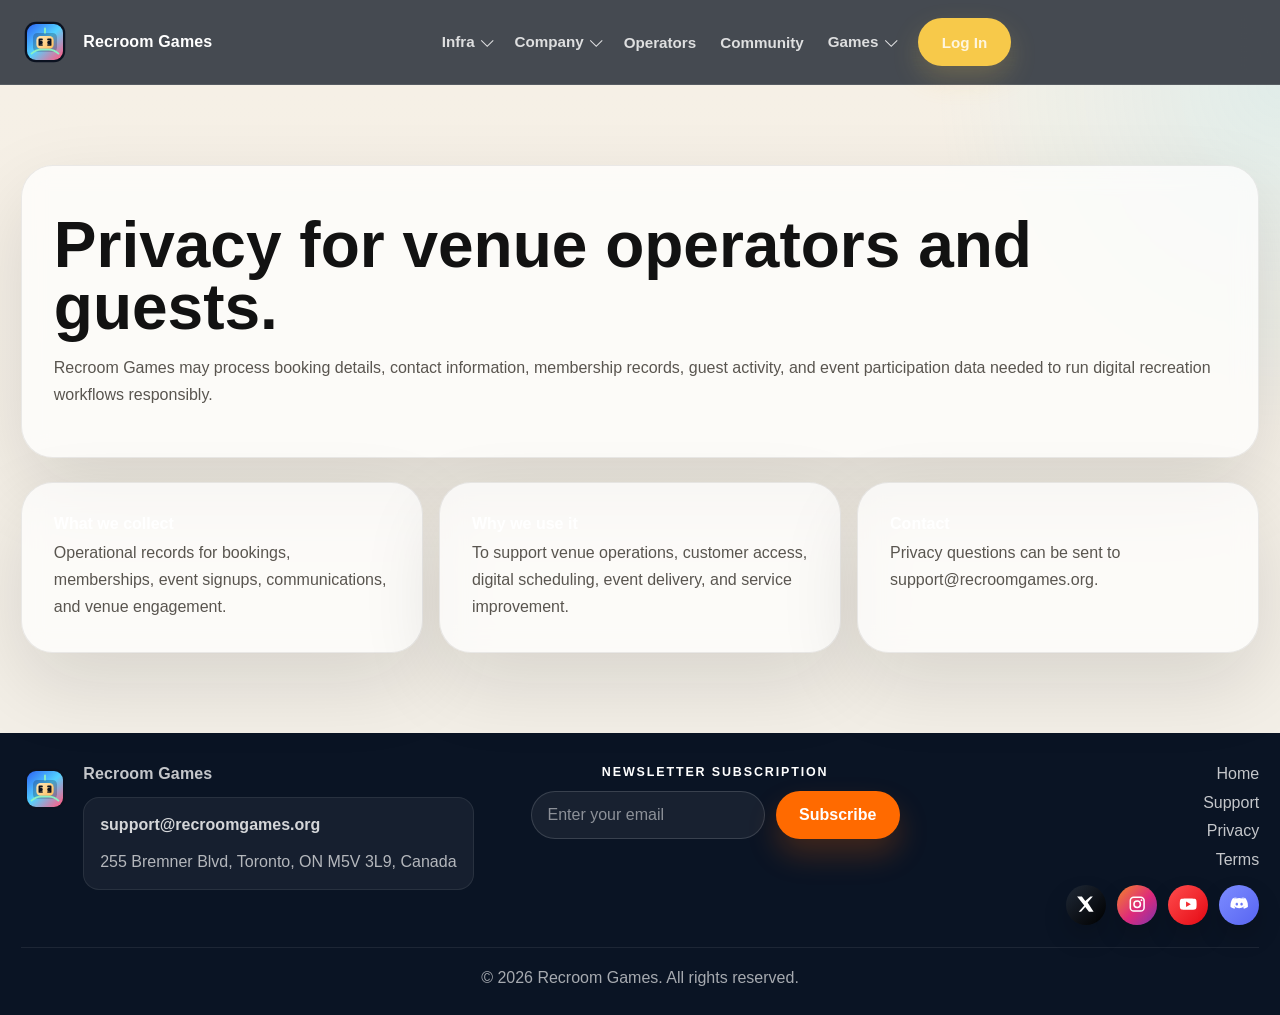
<file: privacy.html>
<!DOCTYPE html>
<html lang="en">
<head>
  <meta charset="UTF-8">
  <meta name="viewport" content="width=device-width, initial-scale=1.0">
  <meta name="description" content="Privacy information for Recroom Games.">
  <title>Privacy | Recroom Games</title>
  <link rel="preconnect" href="https://fonts.googleapis.com">
  <link rel="preconnect" href="https://fonts.gstatic.com" crossorigin>
  <link href="https://fonts.googleapis.com/css2?family=Manrope:wght@400;500;600;700;800&family=Space+Grotesk:wght@500;700&display=swap" rel="stylesheet">
  <link rel="icon" href="logo-mark.svg" type="image/svg+xml">
  <link rel="stylesheet" href="style.css">
</head>
<body>
  <header class="site-header">
    <div class="shell header-shell">
      <a class="brand-link" href="./index.html" aria-label="Recroom Games home">
        <img class="brand-mark" src="logo-mark.svg" alt="Recroom Games logo">
        <span class="brand-name">Recroom Games</span>
      </a>
      <button class="nav-toggle" type="button" aria-expanded="false" aria-controls="primary-nav">
        <span>Menu</span>
      </button>
      <nav class="main-nav" id="primary-nav" aria-label="Primary navigation">
        <details class="nav-group">
          <summary class="nav-parent">Infra</summary>
          <div class="nav-dropdown">
            <a href="./index.html#gaming">Gaming</a>
            <a href="./index.html#xr">AR / VR</a>
            <a href="./index.html#sports">Sports</a>
            <a href="./index.html#venue">Venue</a>
          </div>
        </details>
        <details class="nav-group">
          <summary class="nav-parent">Company</summary>
          <div class="nav-dropdown">
            <a href="./index.html#sports">Rec Room Recreation</a>
            <a href="./index.html#venue">Rec Room Venues</a>
            <a href="./contact.html">Contact</a>
          </div>
        </details>
        <a href="./operators.html">Operators</a>
        <a href="./community.html">Community</a>
        <details class="nav-group">
          <summary class="nav-parent">Games</summary>
          <div class="nav-dropdown">
            <a href="./login.html">Neon Arena</a>
            <a href="./login.html">Signal Chase</a>
            <a href="./login.html">Pulse Circuit</a>
            <a href="./login.html">Club Manager</a>
            <a href="./login.html">Echo Room</a>
            <a href="./login.html">Street League Sim</a>
          </div>
        </details>
        <a class="button nav-login-button" href="./login.html">Log In</a>
      </nav>
    </div>
  </header>

  <main>
    <section class="page-hero legal-stage">
      <div class="shell legal-shell">
        <div class="section-head">
          <h1>Privacy for venue operators and guests.</h1>
          <p>Recroom Games may process booking details, contact information, membership records, guest activity, and event participation data needed to run digital recreation workflows responsibly.</p>
        </div>
        <div class="legal-grid">
          <article class="legal-card">
            <strong>What we collect</strong>
            <p>Operational records for bookings, memberships, event signups, communications, and venue engagement.</p>
          </article>
          <article class="legal-card">
            <strong>Why we use it</strong>
            <p>To support venue operations, customer access, digital scheduling, event delivery, and service improvement.</p>
          </article>
          <article class="legal-card">
            <strong>Contact</strong>
            <p>Privacy questions can be sent to <a href="mailto:support@recroomgames.org">support@recroomgames.org</a>.</p>
          </article>
        </div>
      </div>
    </section>
  </main>

  <footer class="site-footer">
    <div class="shell footer-shell">
      <div class="footer-brand">
        <img class="brand-mark" src="logo-mark.svg" alt="Recroom Games logo">
        <div class="footer-brand-copy">
          <strong>Recroom Games</strong>
          <div class="footer-contact">
            <a href="mailto:support@recroomgames.org">support@recroomgames.org</a>
            <p>255 Bremner Blvd, Toronto, ON M5V 3L9, Canada</p>
          </div>
        </div>
      </div>
      <form class="footer-newsletter" action="#" method="post">
        <span class="footer-newsletter-label">Newsletter Subscription</span>
        <div class="footer-newsletter-row">
          <input type="email" name="newsletter_email" placeholder="Enter your email" aria-label="Email address" required>
          <button class="button button-signal" type="submit">Subscribe</button>
        </div>
      </form>
      <div class="footer-links-wrap">
        <div class="footer-links">
          <a href="./index.html">Home</a>
          <a href="./contact.html">Support</a>
          <a href="./privacy.html">Privacy</a>
          <a href="./terms.html">Terms</a>
        </div>
        <div class="footer-socials" aria-label="Social media">
          <a class="footer-social footer-social-x" href="#" aria-label="X"><svg viewBox="0 0 24 24" aria-hidden="true"><path fill="currentColor" d="M18.9 2H22l-6.8 7.8L23 22h-6.1l-4.8-6.3L6.6 22H3.5l7.3-8.3L1.4 2h6.3l4.4 5.9L18.9 2z"/></svg></a>
          <a class="footer-social footer-social-instagram" href="#" aria-label="Instagram"><svg viewBox="0 0 24 24" aria-hidden="true"><path fill="currentColor" d="M7.5 2h9A5.5 5.5 0 0 1 22 7.5v9a5.5 5.5 0 0 1-5.5 5.5h-9A5.5 5.5 0 0 1 2 16.5v-9A5.5 5.5 0 0 1 7.5 2zm0 2A3.5 3.5 0 0 0 4 7.5v9A3.5 3.5 0 0 0 7.5 20h9a3.5 3.5 0 0 0 3.5-3.5v-9A3.5 3.5 0 0 0 16.5 4h-9zm4.5 2.8A5.2 5.2 0 1 1 6.8 12 5.2 5.2 0 0 1 12 6.8zm0 2A3.2 3.2 0 1 0 15.2 12 3.2 3.2 0 0 0 12 8.8zm5.6-3.3a1.2 1.2 0 1 1-1.2 1.2 1.2 1.2 0 0 1 1.2-1.2z"/></svg></a>
          <a class="footer-social footer-social-youtube" href="#" aria-label="YouTube"><svg viewBox="0 0 24 24" aria-hidden="true"><path fill="currentColor" d="M23 12s0-3.5-.4-5.1a2.7 2.7 0 0 0-1.9-1.9C19.1 4.6 12 4.6 12 4.6s-7.1 0-8.7.4A2.7 2.7 0 0 0 1.4 6.9C1 8.5 1 12 1 12s0 3.5.4 5.1a2.7 2.7 0 0 0 1.9 1.9c1.6.4 8.7.4 8.7.4s7.1 0 8.7-.4a2.7 2.7 0 0 0 1.9-1.9c.4-1.6.4-5.1.4-5.1zM9.2 15.5v-7L15.5 12l-6.3 3.5z"/></svg></a>
          <a class="footer-social footer-social-discord" href="#" aria-label="Discord"><svg viewBox="0 0 24 24" aria-hidden="true"><path fill="currentColor" d="M20.3 4.4A16.7 16.7 0 0 0 16.1 3l-.2.4A15 15 0 0 1 20 5.1a14.6 14.6 0 0 0-4.6-1.5l-.2.4A14.8 14.8 0 0 1 19.2 6 14.2 14.2 0 0 0 12 4a14.2 14.2 0 0 0-7.2 2 14.8 14.8 0 0 1 4-2l-.2-.4A14.6 14.6 0 0 0 4 5.1a15 15 0 0 1 4.1-1.7L7.9 3a16.7 16.7 0 0 0-4.2 1.4C1.1 8.2.4 11.9.7 15.6A16.9 16.9 0 0 0 5.8 18l1.1-1.8-1.8-.8.4-.3a11.7 11.7 0 0 0 13 0l.4.3-1.8.8 1.1 1.8a16.9 16.9 0 0 0 5.1-2.4c.4-4.2-.7-7.9-3-11.2zM8.9 13.8c-.9 0-1.6-.8-1.6-1.8s.7-1.8 1.6-1.8 1.6.8 1.6 1.8-.7 1.8-1.6 1.8zm6.2 0c-.9 0-1.6-.8-1.6-1.8s.7-1.8 1.6-1.8 1.6.8 1.6 1.8-.7 1.8-1.6 1.8z"/></svg></a>
        </div>
      </div>
    </div>
    <div class="shell footer-bottom">
      <p>© 2026 Recroom Games. All rights reserved.</p>
    </div>
  </footer>

  <script src="script.js"></script>
</body>
</html>
</file>
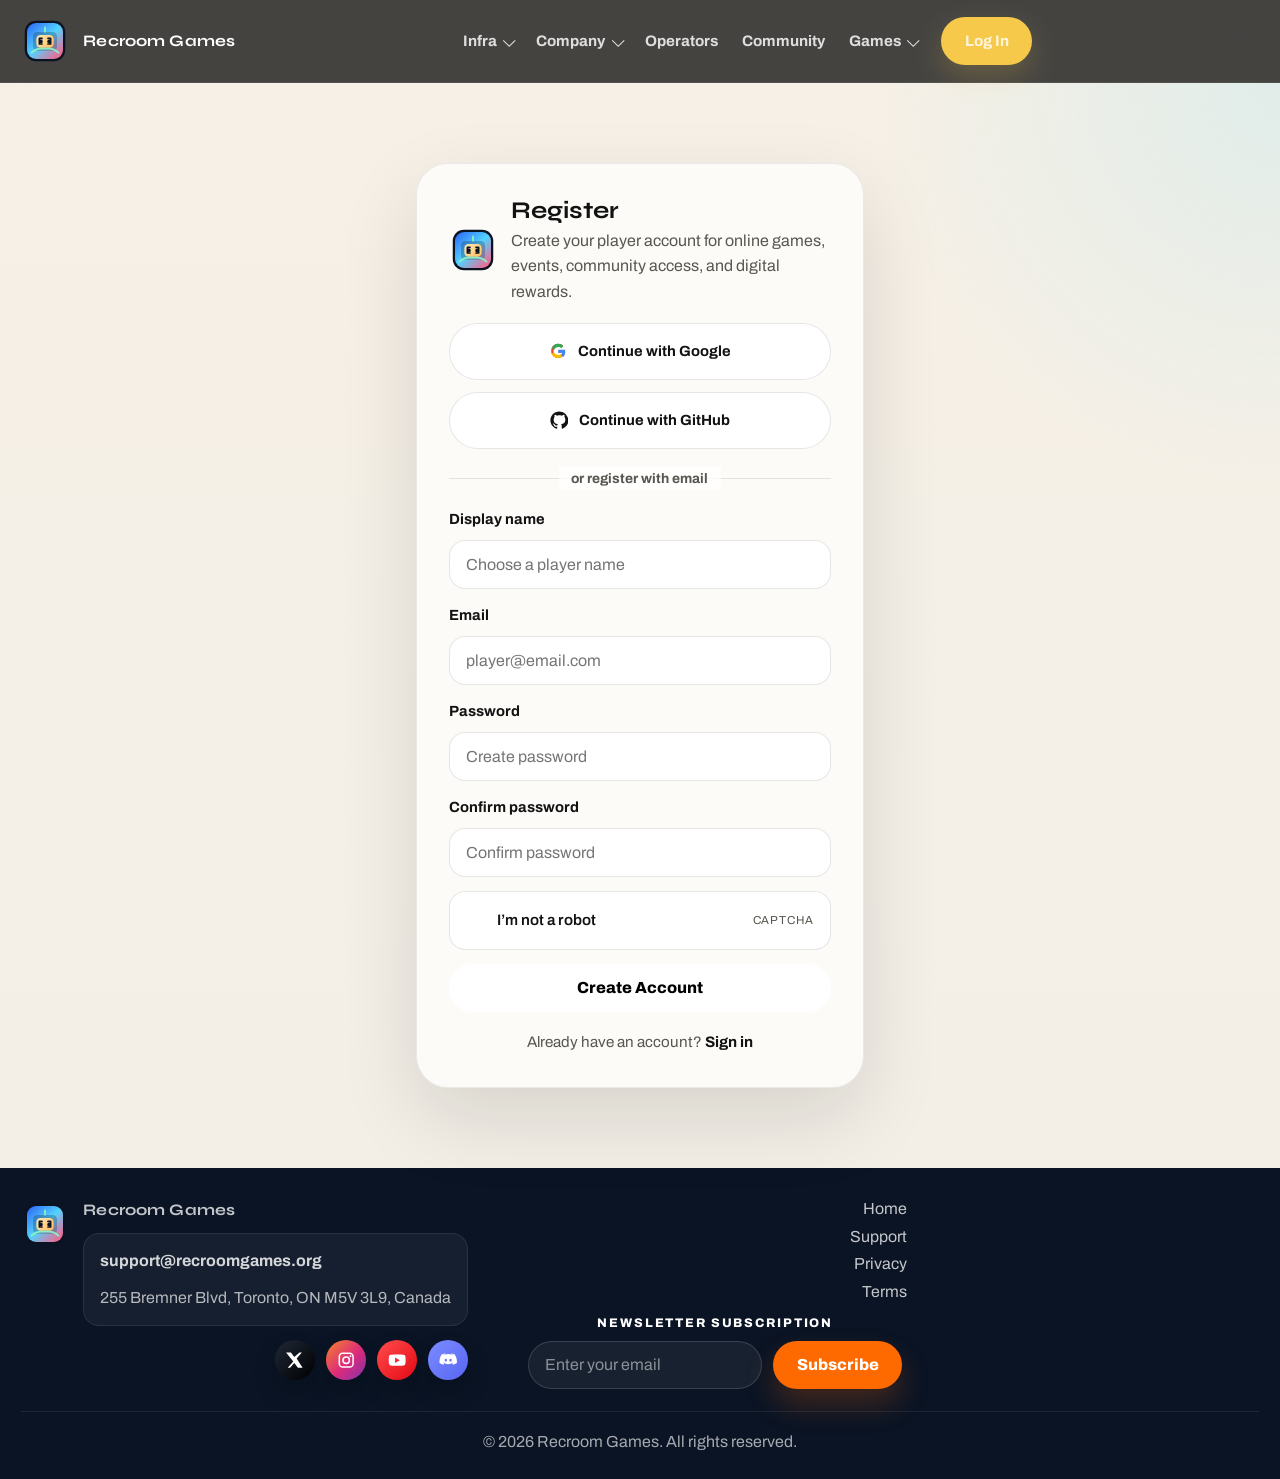
<file: register.html>
<!DOCTYPE html>
<html lang="en">
<head>
  <meta charset="UTF-8">
  <meta name="viewport" content="width=device-width, initial-scale=1.0">
  <meta name="description" content="Register for Recroom Games to access online games, community play, events, and digital entertainment experiences.">
  <title>Register | Recroom Games</title>
  <link rel="preconnect" href="https://fonts.googleapis.com">
  <link rel="preconnect" href="https://fonts.gstatic.com" crossorigin>
  <link href="https://fonts.googleapis.com/css2?family=Archivo:wght@500;600;700;800&family=Syne:wght@500;700;800&display=swap" rel="stylesheet">
  <link rel="icon" href="logo-mark.svg" type="image/svg+xml">
  <link rel="stylesheet" href="style.css">
</head>
<body>
  <header class="site-header star-header">
    <div class="star-nav">
      <a class="brand-link" href="./index.html" aria-label="Recroom Games home">
        <img class="brand-mark" src="logo-mark.svg" alt="Recroom Games logo">
        <span class="brand-name">Recroom Games</span>
      </a>
      <button class="nav-toggle" type="button" aria-expanded="false" aria-controls="primary-nav">
        <span>Menu</span>
      </button>
      <nav class="main-nav" id="primary-nav" aria-label="Primary navigation">
        <details class="nav-group">
          <summary class="nav-parent">Infra</summary>
          <div class="nav-dropdown">
            <a href="./index.html#gaming">Gaming</a>
            <a href="./index.html#xr">AR / VR</a>
            <a href="./index.html#sports">Sports</a>
            <a href="./index.html#venue">Venue</a>
          </div>
        </details>
        <details class="nav-group">
          <summary class="nav-parent">Company</summary>
          <div class="nav-dropdown">
            <a href="./index.html#sports">Rec Room Recreation</a>
            <a href="./index.html#venue">Rec Room Venues</a>
            <a href="./contact.html">Contact</a>
          </div>
        </details>
        <a href="./operators.html">Operators</a>
        <a href="./community.html">Community</a>
        <details class="nav-group">
          <summary class="nav-parent">Games</summary>
          <div class="nav-dropdown">
            <a href="./login.html">Neon Arena</a>
            <a href="./login.html">Signal Chase</a>
            <a href="./login.html">Pulse Circuit</a>
            <a href="./login.html">Club Manager</a>
            <a href="./login.html">Echo Room</a>
            <a href="./login.html">Street League Sim</a>
          </div>
        </details>
        <a class="button nav-login-button" href="./login.html">Log In</a>
      </nav>
    </div>
  </header>

  <main>
    <section class="page-hero login-stage">
      <div class="legal-shell">
        <form class="contact-form login-form" action="#" method="post">
          <div class="signin-brand">
            <img class="brand-mark" src="logo-mark.svg" alt="Recroom Games logo">
            <div>
              <strong>Register</strong>
              <p>Create your player account for online games, events, community access, and digital rewards.</p>
            </div>
          </div>
          <div class="signin-socials">
            <button class="signin-option" type="button" aria-label="Continue with Google">
              <span class="signin-provider">
                <svg viewBox="0 0 24 24" aria-hidden="true">
                  <path fill="#EA4335" d="M12 10.2v3.9h5.5c-.2 1.3-1.5 3.9-5.5 3.9-3.3 0-6-2.7-6-6s2.7-6 6-6c1.9 0 3.2.8 3.9 1.5l2.7-2.6C17 3.4 14.7 2.4 12 2.4 6.9 2.4 2.8 6.5 2.8 11.6S6.9 20.8 12 20.8c6.9 0 9.1-4.8 9.1-7.3 0-.5 0-.9-.1-1.3H12z"/>
                  <path fill="#34A853" d="M3.8 7.7l3.2 2.4C7.8 8 9.7 6.6 12 6.6c1.9 0 3.2.8 3.9 1.5l2.7-2.6C17 3.4 14.7 2.4 12 2.4 8.4 2.4 5.3 4.5 3.8 7.7z"/>
                  <path fill="#FBBC05" d="M12 20.8c2.6 0 4.8-.9 6.4-2.5l-3-2.4c-.8.6-1.9 1.1-3.4 1.1-3.9 0-5.3-2.6-5.5-3.8l-3.1 2.4c1.5 3.2 4.7 5.2 8.6 5.2z"/>
                  <path fill="#4285F4" d="M21.1 11.5c0-.5 0-.9-.1-1.3H12v3.9h5.5c-.3 1.2-1 2.2-2 3l3 2.4c1.8-1.7 2.6-4.1 2.6-6.9z"/>
                </svg>
                <span>Continue with Google</span>
              </span>
            </button>
            <button class="signin-option" type="button" aria-label="Continue with GitHub">
              <span class="signin-provider">
                <svg viewBox="0 0 24 24" aria-hidden="true">
                  <path fill="currentColor" d="M12 .5C5.6.5.5 5.7.5 12.2c0 5.2 3.4 9.6 8.1 11.1.6.1.8-.3.8-.6v-2.2c-3.3.7-4-1.4-4-1.4-.6-1.5-1.3-1.9-1.3-1.9-1.1-.8.1-.8.1-.8 1.2.1 1.9 1.3 1.9 1.3 1.1 1.9 2.8 1.3 3.5 1 .1-.8.4-1.3.7-1.6-2.7-.3-5.5-1.4-5.5-6 0-1.3.4-2.3 1.2-3.2-.1-.3-.5-1.5.1-3 0 0 1-.3 3.3 1.2 1-.3 2-.4 3-.4s2.1.1 3 .4c2.3-1.6 3.3-1.2 3.3-1.2.6 1.5.2 2.7.1 3 .7.9 1.2 1.9 1.2 3.2 0 4.7-2.8 5.7-5.5 6 .4.4.8 1.1.8 2.2v3.3c0 .3.2.8.8.6 4.7-1.6 8.1-6 8.1-11.1C23.5 5.7 18.4.5 12 .5z"/>
                </svg>
                <span>Continue with GitHub</span>
              </span>
            </button>
          </div>
          <div class="signin-divider">
            <span>or register with email</span>
          </div>
          <label>
            <span>Display name</span>
            <input type="text" name="display_name" placeholder="Choose a player name" required>
          </label>
          <label>
            <span>Email</span>
            <input type="email" name="email" placeholder="player@email.com" required>
          </label>
          <label>
            <span>Password</span>
            <input type="password" name="password" placeholder="Create password" required>
          </label>
          <label>
            <span>Confirm password</span>
            <input type="password" name="confirm_password" placeholder="Confirm password" required>
          </label>
          <div class="signin-captcha" aria-label="captcha placeholder">
            <div class="captcha-check"></div>
            <span>I’m not a robot</span>
            <small>CAPTCHA</small>
          </div>
          <button class="button star-button-light signin-submit" type="submit">Create Account</button>
          <p class="auth-switch">Already have an account? <a href="./login.html">Sign in</a></p>
        </form>
      </div>
    </section>
  </main>

  <footer class="site-footer">
    <div class="shell footer-shell">
      <div class="footer-brand">
        <img class="brand-mark" src="logo-mark.svg" alt="Recroom Games logo">
        <div class="footer-brand-copy">
          <strong>Recroom Games</strong>
          <div class="footer-contact">
            <a href="mailto:support@recroomgames.org">support@recroomgames.org</a>
            <p>255 Bremner Blvd, Toronto, ON M5V 3L9, Canada</p>
          </div>
          <div class="footer-socials" aria-label="Social media">
            <a class="footer-social footer-social-x" href="#" aria-label="X"><svg viewBox="0 0 24 24" aria-hidden="true"><path fill="currentColor" d="M18.9 2H22l-6.8 7.8L23 22h-6.1l-4.8-6.3L6.6 22H3.5l7.3-8.3L1.4 2h6.3l4.4 5.9L18.9 2z"/></svg></a>
            <a class="footer-social footer-social-instagram" href="#" aria-label="Instagram"><svg viewBox="0 0 24 24" aria-hidden="true"><path fill="currentColor" d="M7.5 2h9A5.5 5.5 0 0 1 22 7.5v9a5.5 5.5 0 0 1-5.5 5.5h-9A5.5 5.5 0 0 1 2 16.5v-9A5.5 5.5 0 0 1 7.5 2zm0 2A3.5 3.5 0 0 0 4 7.5v9A3.5 3.5 0 0 0 7.5 20h9a3.5 3.5 0 0 0 3.5-3.5v-9A3.5 3.5 0 0 0 16.5 4h-9zm4.5 2.8A5.2 5.2 0 1 1 6.8 12 5.2 5.2 0 0 1 12 6.8zm0 2A3.2 3.2 0 1 0 15.2 12 3.2 3.2 0 0 0 12 8.8zm5.6-3.3a1.2 1.2 0 1 1-1.2 1.2 1.2 1.2 0 0 1 1.2-1.2z"/></svg></a>
            <a class="footer-social footer-social-youtube" href="#" aria-label="YouTube"><svg viewBox="0 0 24 24" aria-hidden="true"><path fill="currentColor" d="M23 12s0-3.5-.4-5.1a2.7 2.7 0 0 0-1.9-1.9C19.1 4.6 12 4.6 12 4.6s-7.1 0-8.7.4A2.7 2.7 0 0 0 1.4 6.9C1 8.5 1 12 1 12s0 3.5.4 5.1a2.7 2.7 0 0 0 1.9 1.9c1.6.4 8.7.4 8.7.4s7.1 0 8.7-.4a2.7 2.7 0 0 0 1.9-1.9c.4-1.6.4-5.1.4-5.1zM9.2 15.5v-7L15.5 12l-6.3 3.5z"/></svg></a>
            <a class="footer-social footer-social-discord" href="#" aria-label="Discord"><svg viewBox="0 0 24 24" aria-hidden="true"><path fill="currentColor" d="M20.3 4.4A16.7 16.7 0 0 0 16.1 3l-.2.4A15 15 0 0 1 20 5.1a14.6 14.6 0 0 0-4.6-1.5l-.2.4A14.8 14.8 0 0 1 19.2 6 14.2 14.2 0 0 0 12 4a14.2 14.2 0 0 0-7.2 2 14.8 14.8 0 0 1 4-2l-.2-.4A14.6 14.6 0 0 0 4 5.1a15 15 0 0 1 4.1-1.7L7.9 3a16.7 16.7 0 0 0-4.2 1.4C1.1 8.2.4 11.9.7 15.6A16.9 16.9 0 0 0 5.8 18l1.1-1.8-1.8-.8.4-.3a11.7 11.7 0 0 0 13 0l.4.3-1.8.8 1.1 1.8a16.9 16.9 0 0 0 5.1-2.4c.4-4.2-.7-7.9-3-11.2zM8.9 13.8c-.9 0-1.6-.8-1.6-1.8s.7-1.8 1.6-1.8 1.6.8 1.6 1.8-.7 1.8-1.6 1.8zm6.2 0c-.9 0-1.6-.8-1.6-1.8s.7-1.8 1.6-1.8 1.6.8 1.6 1.8-.7 1.8-1.6 1.8z"/></svg></a>
          </div>
        </div>
      </div>
      <div class="footer-links-wrap">
        <div class="footer-links">
          <a href="./index.html">Home</a>
          <a href="./contact.html">Support</a>
          <a href="./privacy.html">Privacy</a>
          <a href="./terms.html">Terms</a>
        </div>
        <form class="footer-newsletter" action="#" method="post">
          <span class="footer-newsletter-label">Newsletter Subscription</span>
          <div class="footer-newsletter-row">
            <input type="email" name="newsletter_email" placeholder="Enter your email" aria-label="Email address" required>
            <button class="button button-signal" type="submit">Subscribe</button>
          </div>
        </form>
      </div>
    </div>
    <div class="shell footer-bottom">
      <p>© 2026 Recroom Games. All rights reserved.</p>
    </div>
  </footer>

  <script src="script.js"></script>
</body>
</html>
</file>
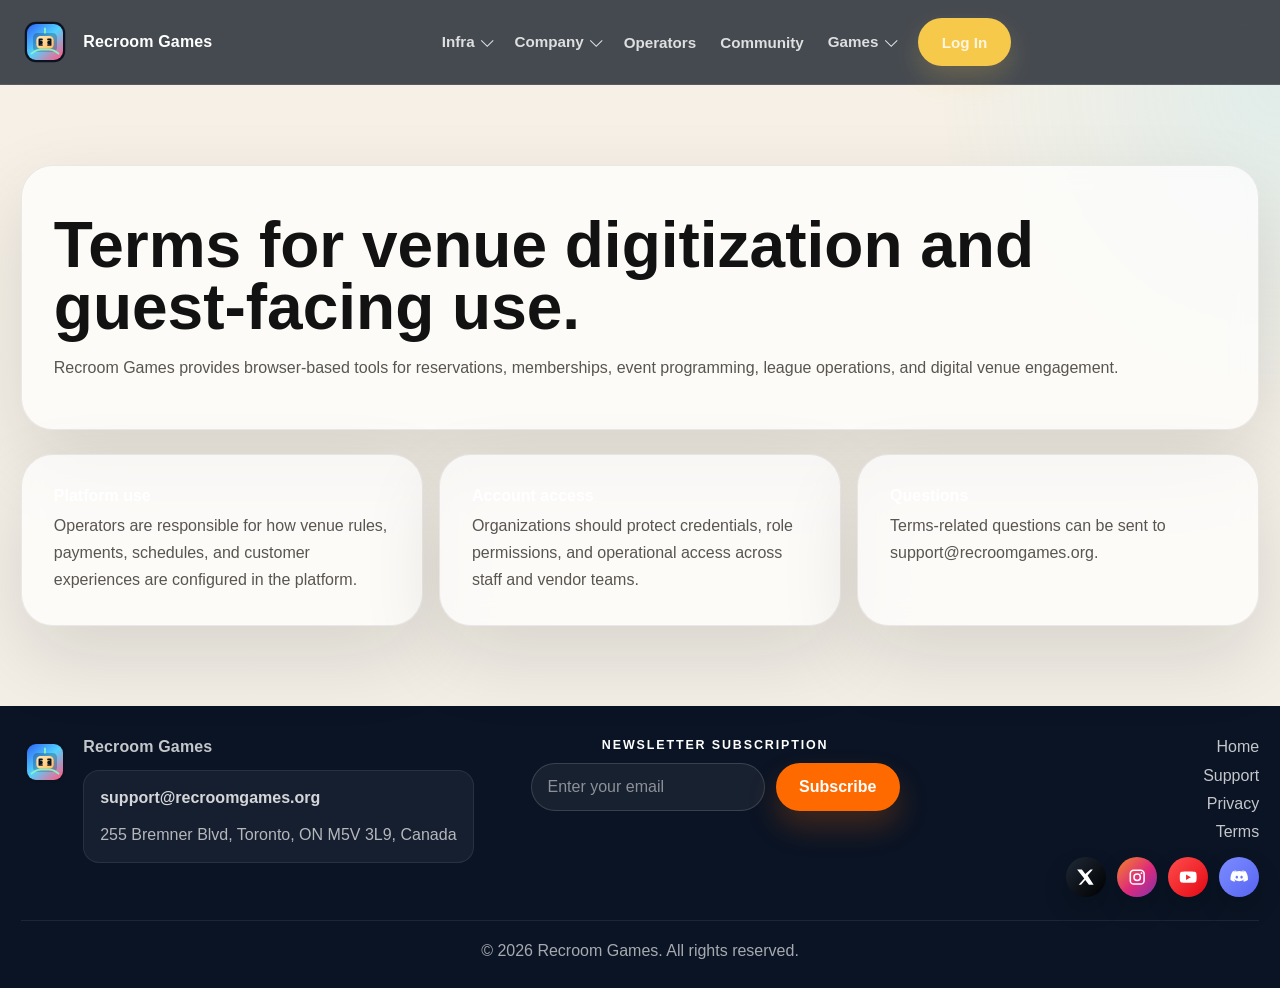
<file: terms.html>
<!DOCTYPE html>
<html lang="en">
<head>
  <meta charset="UTF-8">
  <meta name="viewport" content="width=device-width, initial-scale=1.0">
  <meta name="description" content="Terms for using Recroom Games.">
  <title>Terms | Recroom Games</title>
  <link rel="preconnect" href="https://fonts.googleapis.com">
  <link rel="preconnect" href="https://fonts.gstatic.com" crossorigin>
  <link href="https://fonts.googleapis.com/css2?family=Manrope:wght@400;500;600;700;800&family=Space+Grotesk:wght@500;700&display=swap" rel="stylesheet">
  <link rel="icon" href="logo-mark.svg" type="image/svg+xml">
  <link rel="stylesheet" href="style.css">
</head>
<body>
  <header class="site-header">
    <div class="shell header-shell">
      <a class="brand-link" href="./index.html" aria-label="Recroom Games home">
        <img class="brand-mark" src="logo-mark.svg" alt="Recroom Games logo">
        <span class="brand-name">Recroom Games</span>
      </a>
      <button class="nav-toggle" type="button" aria-expanded="false" aria-controls="primary-nav">
        <span>Menu</span>
      </button>
      <nav class="main-nav" id="primary-nav" aria-label="Primary navigation">
        <details class="nav-group">
          <summary class="nav-parent">Infra</summary>
          <div class="nav-dropdown">
            <a href="./index.html#gaming">Gaming</a>
            <a href="./index.html#xr">AR / VR</a>
            <a href="./index.html#sports">Sports</a>
            <a href="./index.html#venue">Venue</a>
          </div>
        </details>
        <details class="nav-group">
          <summary class="nav-parent">Company</summary>
          <div class="nav-dropdown">
            <a href="./index.html#sports">Rec Room Recreation</a>
            <a href="./index.html#venue">Rec Room Venues</a>
            <a href="./contact.html">Contact</a>
          </div>
        </details>
        <a href="./operators.html">Operators</a>
        <a href="./community.html">Community</a>
        <details class="nav-group">
          <summary class="nav-parent">Games</summary>
          <div class="nav-dropdown">
            <a href="./login.html">Neon Arena</a>
            <a href="./login.html">Signal Chase</a>
            <a href="./login.html">Pulse Circuit</a>
            <a href="./login.html">Club Manager</a>
            <a href="./login.html">Echo Room</a>
            <a href="./login.html">Street League Sim</a>
          </div>
        </details>
        <a class="button nav-login-button" href="./login.html">Log In</a>
      </nav>
    </div>
  </header>

  <main>
    <section class="page-hero legal-stage">
      <div class="shell legal-shell">
        <div class="section-head">
          <h1>Terms for venue digitization and guest-facing use.</h1>
          <p>Recroom Games provides browser-based tools for reservations, memberships, event programming, league operations, and digital venue engagement.</p>
        </div>
        <div class="legal-grid">
          <article class="legal-card">
            <strong>Platform use</strong>
            <p>Operators are responsible for how venue rules, payments, schedules, and customer experiences are configured in the platform.</p>
          </article>
          <article class="legal-card">
            <strong>Account access</strong>
            <p>Organizations should protect credentials, role permissions, and operational access across staff and vendor teams.</p>
          </article>
          <article class="legal-card">
            <strong>Questions</strong>
            <p>Terms-related questions can be sent to <a href="mailto:support@recroomgames.org">support@recroomgames.org</a>.</p>
          </article>
        </div>
      </div>
    </section>
  </main>

  <footer class="site-footer">
    <div class="shell footer-shell">
      <div class="footer-brand">
        <img class="brand-mark" src="logo-mark.svg" alt="Recroom Games logo">
        <div class="footer-brand-copy">
          <strong>Recroom Games</strong>
          <div class="footer-contact">
            <a href="mailto:support@recroomgames.org">support@recroomgames.org</a>
            <p>255 Bremner Blvd, Toronto, ON M5V 3L9, Canada</p>
          </div>
        </div>
      </div>
      <form class="footer-newsletter" action="#" method="post">
        <span class="footer-newsletter-label">Newsletter Subscription</span>
        <div class="footer-newsletter-row">
          <input type="email" name="newsletter_email" placeholder="Enter your email" aria-label="Email address" required>
          <button class="button button-signal" type="submit">Subscribe</button>
        </div>
      </form>
      <div class="footer-links-wrap">
        <div class="footer-links">
          <a href="./index.html">Home</a>
          <a href="./contact.html">Support</a>
          <a href="./privacy.html">Privacy</a>
          <a href="./terms.html">Terms</a>
        </div>
        <div class="footer-socials" aria-label="Social media">
          <a class="footer-social footer-social-x" href="#" aria-label="X"><svg viewBox="0 0 24 24" aria-hidden="true"><path fill="currentColor" d="M18.9 2H22l-6.8 7.8L23 22h-6.1l-4.8-6.3L6.6 22H3.5l7.3-8.3L1.4 2h6.3l4.4 5.9L18.9 2z"/></svg></a>
          <a class="footer-social footer-social-instagram" href="#" aria-label="Instagram"><svg viewBox="0 0 24 24" aria-hidden="true"><path fill="currentColor" d="M7.5 2h9A5.5 5.5 0 0 1 22 7.5v9a5.5 5.5 0 0 1-5.5 5.5h-9A5.5 5.5 0 0 1 2 16.5v-9A5.5 5.5 0 0 1 7.5 2zm0 2A3.5 3.5 0 0 0 4 7.5v9A3.5 3.5 0 0 0 7.5 20h9a3.5 3.5 0 0 0 3.5-3.5v-9A3.5 3.5 0 0 0 16.5 4h-9zm4.5 2.8A5.2 5.2 0 1 1 6.8 12 5.2 5.2 0 0 1 12 6.8zm0 2A3.2 3.2 0 1 0 15.2 12 3.2 3.2 0 0 0 12 8.8zm5.6-3.3a1.2 1.2 0 1 1-1.2 1.2 1.2 1.2 0 0 1 1.2-1.2z"/></svg></a>
          <a class="footer-social footer-social-youtube" href="#" aria-label="YouTube"><svg viewBox="0 0 24 24" aria-hidden="true"><path fill="currentColor" d="M23 12s0-3.5-.4-5.1a2.7 2.7 0 0 0-1.9-1.9C19.1 4.6 12 4.6 12 4.6s-7.1 0-8.7.4A2.7 2.7 0 0 0 1.4 6.9C1 8.5 1 12 1 12s0 3.5.4 5.1a2.7 2.7 0 0 0 1.9 1.9c1.6.4 8.7.4 8.7.4s7.1 0 8.7-.4a2.7 2.7 0 0 0 1.9-1.9c.4-1.6.4-5.1.4-5.1zM9.2 15.5v-7L15.5 12l-6.3 3.5z"/></svg></a>
          <a class="footer-social footer-social-discord" href="#" aria-label="Discord"><svg viewBox="0 0 24 24" aria-hidden="true"><path fill="currentColor" d="M20.3 4.4A16.7 16.7 0 0 0 16.1 3l-.2.4A15 15 0 0 1 20 5.1a14.6 14.6 0 0 0-4.6-1.5l-.2.4A14.8 14.8 0 0 1 19.2 6 14.2 14.2 0 0 0 12 4a14.2 14.2 0 0 0-7.2 2 14.8 14.8 0 0 1 4-2l-.2-.4A14.6 14.6 0 0 0 4 5.1a15 15 0 0 1 4.1-1.7L7.9 3a16.7 16.7 0 0 0-4.2 1.4C1.1 8.2.4 11.9.7 15.6A16.9 16.9 0 0 0 5.8 18l1.1-1.8-1.8-.8.4-.3a11.7 11.7 0 0 0 13 0l.4.3-1.8.8 1.1 1.8a16.9 16.9 0 0 0 5.1-2.4c.4-4.2-.7-7.9-3-11.2zM8.9 13.8c-.9 0-1.6-.8-1.6-1.8s.7-1.8 1.6-1.8 1.6.8 1.6 1.8-.7 1.8-1.6 1.8zm6.2 0c-.9 0-1.6-.8-1.6-1.8s.7-1.8 1.6-1.8 1.6.8 1.6 1.8-.7 1.8-1.6 1.8z"/></svg></a>
        </div>
      </div>
    </div>
    <div class="shell footer-bottom">
      <p>© 2026 Recroom Games. All rights reserved.</p>
    </div>
  </footer>

  <script src="script.js"></script>
</body>
</html>
</file>
<file: style.css>
:root {
  --bg: #f3efe7;
  --paper: #fffaf2;
  --ink: #121212;
  --muted: #59554f;
  --line: rgba(18, 18, 18, 0.1);
  --night: #09111d;
  --night-2: #13223a;
  --signal: #ff6a00;
  --signal-soft: #ffeddc;
  --electric: #61d8ff;
  --electric-soft: #daf7ff;
  --pulse: #ff4f88;
  --pulse-soft: #ffe0ea;
  --mint: #caf8d8;
  --shadow: 0 30px 80px rgba(18, 18, 18, 0.12);
}

* {
  box-sizing: border-box;
}

html {
  scroll-behavior: smooth;
}

body {
  margin: 0;
  font-family: "Archivo", sans-serif;
  background: var(--bg);
  color: var(--ink);
}

img {
  max-width: 100%;
  display: block;
}

a {
  color: inherit;
  text-decoration: none;
}

button,
input,
textarea {
  font: inherit;
}

.site-header {
  position: sticky;
  top: 0;
  z-index: 30;
  backdrop-filter: blur(16px);
  background: rgba(9, 17, 29, 0.74);
  border-bottom: 1px solid rgba(255, 255, 255, 0.1);
}

.shell {
  width: min(1240px, calc(100vw - 2.6rem));
  margin: 0 auto;
}

.header-track,
.header-shell,
.footer-track,
.footer-shell,
.footer-bottom,
.hero-grid-shell,
.signal-shell,
.engine-shell,
.worlds-shell,
.stack-shell,
.programs-shell,
.launch-shell,
.page-grid-two,
.legal-shell {
  width: min(1240px, calc(100vw - 2.6rem));
  margin: 0 auto;
}

.header-track {
  display: grid;
  grid-template-columns: auto 1fr auto;
  align-items: center;
  gap: 1.2rem;
  min-height: 5.25rem;
}

.header-shell {
  display: grid;
  grid-template-columns: auto 1fr auto auto;
  align-items: center;
  gap: 1.2rem;
  min-height: 5.25rem;
}

.brand-link,
.footer-brand {
  display: inline-flex;
  align-items: center;
  gap: 0.9rem;
}

.brand-link {
  color: #fff;
}

.brand-mark {
  width: 3rem;
  height: 3rem;
  flex: 0 0 auto;
}

.brand-name,
.footer-brand strong {
  font-family: "Syne", sans-serif;
  font-weight: 700;
  letter-spacing: 0.01em;
}

.main-nav {
  display: flex;
  justify-content: center;
  gap: 1.5rem;
  align-items: center;
}

.main-nav a,
.nav-parent {
  color: rgba(255, 255, 255, 0.82);
  font-size: 0.95rem;
  font-weight: 700;
}

.nav-login-button {
  min-height: 2.5rem;
  padding: 0.68rem 1.15rem;
  background: #f7c94a;
  color: #000;
  border-color: rgba(247, 201, 74, 0.92);
  box-shadow: 0 12px 28px rgba(247, 201, 74, 0.2);
  white-space: nowrap;
}

.nav-login-button:hover,
.nav-login-button:focus-visible {
  color: #000;
  background: #ffd763;
  border-color: #ffd763;
}

.main-nav a:hover,
.main-nav a:focus-visible,
.nav-parent:hover,
.nav-parent:focus-visible {
  color: #fff;
}

.nav-group {
  position: relative;
}

.nav-group summary {
  list-style: none;
}

.nav-group summary::-webkit-details-marker {
  display: none;
}

.nav-parent {
  display: inline-flex;
  align-items: center;
  cursor: pointer;
  user-select: none;
}

.nav-parent::after {
  content: "";
  width: 0.48rem;
  height: 0.48rem;
  margin-left: 0.45rem;
  border-right: 1.5px solid currentColor;
  border-bottom: 1.5px solid currentColor;
  transform: rotate(45deg) translateY(-0.08rem);
}

.nav-dropdown {
  position: absolute;
  top: calc(100% + 0.9rem);
  left: 50%;
  min-width: 14rem;
  display: grid;
  gap: 0.1rem;
  padding: 0.7rem;
  border-radius: 1rem;
  background: rgba(8, 12, 20, 0.96);
  border: 1px solid rgba(255, 255, 255, 0.08);
  box-shadow: 0 18px 44px rgba(0, 0, 0, 0.32);
  transform: translateX(-50%);
  opacity: 0;
  visibility: hidden;
  transition: opacity 160ms ease, visibility 160ms ease;
}

.nav-dropdown a {
  display: block;
  padding: 0.7rem 0.8rem;
  border-radius: 0.8rem;
  white-space: nowrap;
}

.nav-dropdown a:hover,
.nav-dropdown a:focus-visible {
  background: rgba(255, 255, 255, 0.08);
}

.nav-group:hover .nav-dropdown,
.nav-group:focus-within .nav-dropdown,
.nav-group[open] .nav-dropdown {
  opacity: 1;
  visibility: visible;
}

.nav-toggle {
  display: none;
  justify-self: end;
  border: 1px solid rgba(255, 255, 255, 0.18);
  background: transparent;
  color: #fff;
  border-radius: 999px;
  padding: 0.72rem 1rem;
}

.button {
  display: inline-flex;
  align-items: center;
  justify-content: center;
  min-height: 3rem;
  border-radius: 999px;
  padding: 0.86rem 1.4rem;
  border: 1px solid transparent;
  font-weight: 800;
  transition: transform 180ms ease, background 180ms ease;
}

.button:hover,
.button:focus-visible {
  transform: translateY(-1px);
}

.button-signal {
  background: var(--signal);
  color: #fff;
  box-shadow: 0 16px 30px rgba(255, 106, 0, 0.22);
}

.button-ghost {
  background: rgba(255, 255, 255, 0.08);
  border-color: rgba(255, 255, 255, 0.16);
  color: #fff;
}

.homepage {
  background:
    radial-gradient(circle at top left, rgba(97, 216, 255, 0.18), transparent 24%),
    radial-gradient(circle at top right, rgba(255, 79, 136, 0.12), transparent 28%),
    var(--bg);
}

.hero-world {
  padding: 2rem 0 0;
}

.hero-grid-shell {
  display: grid;
  grid-template-columns: minmax(0, 0.95fr) minmax(22rem, 1.05fr);
  gap: 1.6rem;
  align-items: stretch;
}

.hero-copy,
.hero-stage-card,
.signal-board,
.engine-panel,
.world-card,
.stack-section,
.launch-shell,
.page-hero .section-head,
.section-head,
.contact-form,
.legal-card {
  border-radius: 2rem;
}

.section-head {
  border-radius: 2rem;
}

.hero-copy {
  display: flex;
  flex-direction: column;
  justify-content: center;
  padding: 3rem;
  background: linear-gradient(180deg, #fffaf3 0%, #f8efe4 100%);
  box-shadow: var(--shadow);
}

.hero-tag,
.micro-tag {
  display: inline-flex;
  align-self: flex-start;
  border-radius: 999px;
  padding: 0.48rem 0.82rem;
  font-size: 0.78rem;
  font-weight: 800;
  letter-spacing: 0.08em;
  text-transform: uppercase;
}

.hero-tag {
  background: var(--signal-soft);
  color: var(--signal);
}

.micro-tag {
  background: rgba(255, 106, 0, 0.12);
  color: var(--signal);
}

.hero-copy h1,
.signal-intro h2,
.engine-panel h2,
.worlds-head h2,
.stack-column h2,
.programs-copy h2,
.launch-copy h2,
.page-hero h1 {
  margin: 1rem 0 0;
  font-family: "Syne", sans-serif;
  line-height: 0.97;
}

.hero-copy h1 {
  font-size: clamp(3rem, 6vw, 6rem);
}

.hero-copy p,
.signal-intro p,
.engine-panel p,
.worlds-head p,
.world-copy p,
.stack-item p,
.programs-copy p,
.launch-copy p,
.page-hero p,
.legal-card p,
.contact-form span,
.footer-brand p,
.footer-bottom p {
  color: var(--muted);
  line-height: 1.7;
}

.hero-copy p {
  margin: 1.4rem 0 0;
  font-size: 1.05rem;
}

.hero-actions {
  display: flex;
  flex-wrap: wrap;
  gap: 0.9rem;
  margin-top: 2rem;
}

.hero-stage-card {
  display: grid;
  grid-template-rows: minmax(0, 1fr) auto;
  overflow: hidden;
  background: linear-gradient(180deg, #0c1527 0%, #101f39 100%);
  box-shadow: var(--shadow);
}

.stage-screen {
  position: relative;
  min-height: 33rem;
}

.stage-screen img,
.stage-glow {
  position: absolute;
  inset: 0;
  width: 100%;
  height: 100%;
}

.stage-screen img {
  object-fit: cover;
}

.stage-glow {
  background:
    linear-gradient(180deg, rgba(9, 17, 29, 0.08), rgba(9, 17, 29, 0.5)),
    radial-gradient(circle at 75% 18%, rgba(97, 216, 255, 0.24), transparent 24%),
    radial-gradient(circle at 20% 80%, rgba(255, 79, 136, 0.18), transparent 28%);
}

.stage-notes {
  display: grid;
  grid-template-columns: repeat(3, minmax(0, 1fr));
  gap: 0.75rem;
  padding: 1rem;
  background: rgba(255, 255, 255, 0.03);
}

.stage-chip {
  display: grid;
  gap: 0.35rem;
  padding: 1rem;
  border-radius: 1.25rem;
  background: rgba(255, 255, 255, 0.06);
}

.stage-chip strong,
.world-copy h3,
.signal-card h3,
.stack-item strong,
.program-pill,
.legal-card strong,
.mini-panel strong {
  color: #fff;
}

.stage-chip span {
  color: rgba(255, 255, 255, 0.76);
  line-height: 1.6;
  font-size: 0.92rem;
}

.hero-marquee {
  overflow: hidden;
  margin-top: 1rem;
  border-top: 1px solid rgba(18, 18, 18, 0.08);
  border-bottom: 1px solid rgba(18, 18, 18, 0.08);
  background: rgba(255, 255, 255, 0.54);
}

.hero-marquee-track {
  display: inline-flex;
  gap: 2rem;
  min-width: max-content;
  padding: 1rem 0;
  animation: marquee 26s linear infinite;
  font-family: "Syne", sans-serif;
  font-size: 0.95rem;
  font-weight: 700;
  letter-spacing: 0.08em;
}

@keyframes marquee {
  from { transform: translateX(0); }
  to { transform: translateX(-50%); }
}

.signal-section,
.engine-section,
.worlds-section,
.stack-section,
.programs-section,
.launch-section,
.page-hero {
  padding: 5rem 0;
}

.signal-shell {
  display: grid;
  gap: 1.6rem;
}

.signal-intro {
  max-width: 42rem;
}

.signal-board {
  display: grid;
  grid-template-columns: repeat(3, minmax(0, 1fr));
  gap: 1rem;
}

.signal-card {
  padding: 1.5rem;
  border: 1px solid var(--line);
  box-shadow: var(--shadow);
}

.signal-card span {
  display: inline-flex;
  margin-bottom: 1rem;
  font-family: "Syne", sans-serif;
  font-size: 1.6rem;
  font-weight: 700;
}

.signal-card h3 {
  margin: 0 0 0.8rem;
  font-size: 1.35rem;
}

.signal-card p {
  margin: 0;
  line-height: 1.7;
}

.signal-card-amber {
  background: linear-gradient(180deg, #fff6ea, #fff);
}

.signal-card-blue {
  background: linear-gradient(180deg, #ebfaff, #fff);
}

.signal-card-pink {
  background: linear-gradient(180deg, #ffedf3, #fff);
}

.engine-shell {
  display: grid;
  grid-template-columns: minmax(0, 0.9fr) minmax(0, 1.1fr);
  gap: 1rem;
}

.engine-panel {
  padding: 2rem;
}

.engine-panel-dark {
  background: linear-gradient(180deg, #07111f 0%, #0f1f36 100%);
}

.engine-panel-dark h2,
.engine-panel-dark p,
.engine-panel-dark .micro-tag {
  color: #fff;
}

.engine-panel-dark .micro-tag {
  background: rgba(255, 255, 255, 0.08);
}

.engine-panel-light {
  background: #fff;
  border: 1px solid var(--line);
  box-shadow: var(--shadow);
}

.engine-list {
  display: grid;
  gap: 1.2rem;
}

.engine-list article {
  padding-bottom: 1.2rem;
  border-bottom: 1px solid var(--line);
}

.engine-list article:last-child {
  padding-bottom: 0;
  border-bottom: 0;
}

.engine-list strong {
  display: block;
  margin-bottom: 0.45rem;
  font-size: 1rem;
}

.worlds-shell {
  display: grid;
  gap: 1.6rem;
}

.worlds-head {
  max-width: 42rem;
}

.worlds-grid {
  display: grid;
  grid-template-columns: 1.08fr 0.92fr 0.92fr;
  gap: 1rem;
}

.world-card {
  overflow: hidden;
  background: #fff;
  border: 1px solid var(--line);
  box-shadow: var(--shadow);
}

.world-card img {
  width: 100%;
  height: 100%;
  min-height: 100%;
  object-fit: cover;
}

.world-card-tall {
  grid-row: span 2;
}

.world-card-image {
  min-height: 18rem;
}

.world-copy {
  padding: 1.5rem;
}

.world-copy h3 {
  margin: 0.8rem 0 0.8rem;
  color: var(--ink);
  font-size: 1.4rem;
}

.stack-section {
  background: linear-gradient(180deg, #0a1424 0%, #0f1f36 100%);
}

.stack-shell {
  display: grid;
  grid-template-columns: minmax(0, 0.7fr) minmax(0, 1.3fr);
  gap: 2rem;
  align-items: start;
}

.stack-column h2 {
  color: #fff;
  font-size: clamp(2rem, 4vw, 3.4rem);
}

.stack-rail {
  display: grid;
  gap: 0.9rem;
}

.stack-item {
  padding: 1.3rem 1.4rem;
  border-radius: 1.4rem;
  background: rgba(255, 255, 255, 0.06);
  border: 1px solid rgba(255, 255, 255, 0.1);
}

.stack-item strong {
  display: block;
  margin-bottom: 0.45rem;
}

.stack-item p {
  margin: 0;
  color: rgba(255, 255, 255, 0.72);
}

.programs-shell {
  display: grid;
  gap: 1.6rem;
}

.programs-copy {
  max-width: 44rem;
}

.programs-ribbon {
  display: flex;
  flex-wrap: wrap;
  gap: 0.9rem;
}

.program-pill {
  border-radius: 999px;
  padding: 1rem 1.2rem;
  background: #fff;
  border: 1px solid var(--line);
  color: var(--ink);
  box-shadow: var(--shadow);
  font-family: "Syne", sans-serif;
  font-size: 0.95rem;
}

.launch-shell {
  display: grid;
  gap: 1.8rem;
  padding: 2.2rem;
  background: linear-gradient(135deg, #fff 0%, #fff3e5 100%);
  box-shadow: var(--shadow);
}

.launch-form {
  display: grid;
  grid-template-columns: minmax(0, 24rem) auto;
  gap: 0.8rem;
}

.launch-form input,
.contact-form input,
.contact-form textarea {
  width: 100%;
  border: 1px solid var(--line);
  border-radius: 1rem;
  background: #fff;
  padding: 0.95rem 1rem;
  color: var(--ink);
}

.page-hero {
  background:
    radial-gradient(circle at top right, rgba(97, 216, 255, 0.14), transparent 24%),
    linear-gradient(180deg, #f6f0e6 0%, #f3efe7 100%);
}

.page-grid-two,
.legal-shell {
  display: grid;
  grid-template-columns: minmax(0, 1fr) minmax(22rem, 31rem);
  gap: 1.5rem;
  align-items: start;
}

.page-hero .section-head,
.contact-form,
.legal-card {
  padding: 2rem;
  background: rgba(255, 255, 255, 0.72);
  border: 1px solid rgba(18, 18, 18, 0.08);
  backdrop-filter: blur(12px);
  box-shadow: var(--shadow);
}

.page-hero .section-head h1 {
  font-size: clamp(2.2rem, 5vw, 4.2rem);
}

.page-hero .section-head p {
  margin-top: 1rem;
}

.contact-cards,
.legal-grid {
  display: grid;
  gap: 1rem;
  margin-top: 1.4rem;
}

.contact-cards {
  grid-template-columns: repeat(2, minmax(0, 1fr));
}

.mini-panel {
  padding: 1rem 1.1rem;
  border-radius: 1.25rem;
  background: #fff;
  border: 1px solid var(--line);
}

.mini-panel p,
.legal-card p {
  margin: 0.4rem 0 0;
}

.contact-form {
  display: grid;
  gap: 1rem;
}

.contact-form label {
  display: grid;
  gap: 0.45rem;
}

.contact-form span {
  font-size: 0.92rem;
  font-weight: 700;
  color: var(--ink);
}

.legal-shell {
  grid-template-columns: 1fr;
}

.legal-grid {
  grid-template-columns: repeat(3, minmax(0, 1fr));
  margin-top: 0;
}

.site-footer {
  background: #0a1424;
  color: rgba(255, 255, 255, 0.76);
}

.footer-track {
  display: grid;
  grid-template-columns: minmax(0, 1fr) auto;
  gap: 1rem;
  padding: 2rem 0 1.25rem;
}

.footer-shell {
  display: grid;
  grid-template-columns: minmax(0, 1fr) minmax(18rem, 24rem) minmax(14rem, 20rem);
  gap: 2rem;
  padding: 2rem 0 1.4rem;
  align-items: start;
}

.footer-brand {
  align-items: flex-start;
}

.footer-brand-copy {
  display: grid;
  gap: 0.85rem;
}

.footer-contact {
  display: grid;
  gap: 0.35rem;
  padding: 0.9rem 1rem;
  border-radius: 1rem;
  background: rgba(255, 255, 255, 0.05);
  border: 1px solid rgba(255, 255, 255, 0.08);
}

.footer-contact a,
.footer-contact p {
  margin: 0;
  color: rgba(255, 255, 255, 0.82);
  line-height: 1.6;
}

.footer-contact a {
  font-weight: 700;
}

.footer-brand p {
  margin: 0.35rem 0 0;
  color: rgba(255, 255, 255, 0.68);
}

.footer-socials {
  display: flex;
  flex-wrap: wrap;
  justify-content: flex-end;
  gap: 0.7rem;
}

.footer-social {
  display: inline-flex;
  align-items: center;
  justify-content: center;
  width: 2.5rem;
  height: 2.5rem;
  border-radius: 999px;
  color: #fff;
  box-shadow: 0 12px 24px rgba(0, 0, 0, 0.18);
}

.footer-social svg {
  width: 1.15rem;
  height: 1.15rem;
}

.footer-social-x {
  background: linear-gradient(135deg, #1f2937 0%, #000 100%);
}

.footer-social-instagram {
  background: linear-gradient(135deg, #f58529 0%, #dd2a7b 55%, #8134af 100%);
}

.footer-social-youtube {
  background: linear-gradient(135deg, #ff4d4d 0%, #e50914 100%);
}

.footer-social-discord {
  background: linear-gradient(135deg, #7c8cff 0%, #5865f2 100%);
}

.footer-links-wrap {
  display: grid;
  gap: 1rem;
  justify-items: end;
}

.footer-links {
  display: flex;
  flex-direction: column;
  align-items: flex-end;
  gap: 0.65rem;
}

.footer-newsletter {
  width: 100%;
  display: grid;
  gap: 0.7rem;
  justify-items: center;
  align-content: start;
}

.footer-newsletter-label {
  color: #fff;
  font-size: 0.78rem;
  font-weight: 800;
  letter-spacing: 0.15em;
  text-transform: uppercase;
  text-align: center;
}

.footer-newsletter-row {
  display: grid;
  grid-template-columns: minmax(0, 1fr) auto;
  gap: 0.7rem;
}

.footer-newsletter input {
  min-width: 0;
  min-height: 3rem;
  border-radius: 999px;
  border: 1px solid rgba(255, 255, 255, 0.14);
  background: rgba(255, 255, 255, 0.06);
  color: #fff;
  padding: 0 1rem;
}

.footer-newsletter input::placeholder {
  color: rgba(255, 255, 255, 0.5);
}

.partnership-strip {
  background: #f4f1ea;
  padding: 4.5rem 0 4.8rem;
}

.partnership-shell {
  display: grid;
  gap: 1rem;
  justify-items: center;
  text-align: center;
}

.partnership-shell h2 {
  margin: 0;
  max-width: 40rem;
  color: #081221;
}

.partnership-grid {
  width: 100%;
  display: grid;
  grid-template-columns: repeat(3, minmax(0, 1fr));
  gap: 1.2rem;
  margin-top: 1.2rem;
}

.partnership-card {
  display: grid;
  place-items: center;
  min-height: 10rem;
  padding: 1.4rem;
  border-radius: 1.6rem;
  background: #fff;
  box-shadow: 0 22px 50px rgba(8, 18, 33, 0.08);
}

.partnership-card img {
  max-width: 100%;
  max-height: 5.75rem;
  object-fit: contain;
}

.footer-bottom {
  padding: 1rem 0 1.5rem;
  border-top: 1px solid rgba(255, 255, 255, 0.08);
}

.footer-bottom p {
  margin: 0;
  text-align: center;
  color: rgba(255, 255, 255, 0.64);
}

@media (max-width: 1040px) {
  .hero-grid-shell,
  .engine-shell,
  .stack-shell,
  .page-grid-two,
  .signal-board,
  .worlds-grid,
  .legal-grid,
  .footer-track {
    grid-template-columns: 1fr;
  }

  .stage-notes {
    grid-template-columns: 1fr;
  }

  .footer-shell {
    grid-template-columns: 1fr;
  }

  .footer-links-wrap {
    justify-items: center;
  }

  .footer-links {
    align-items: center;
  }

  .footer-socials {
    justify-content: center;
  }

  .partnership-grid {
    grid-template-columns: 1fr;
  }
}

@media (max-width: 900px) {
  .header-track {
    grid-template-columns: auto auto;
    justify-content: space-between;
  }

  .header-shell {
    grid-template-columns: auto auto;
    justify-content: space-between;
  }

  .nav-toggle {
    display: inline-flex;
  }

  .main-nav {
    display: none;
  }

  .main-nav.is-open {
    display: grid;
    grid-column: 1 / -1;
    gap: 0.9rem;
    padding-bottom: 1rem;
  }

  .main-nav.is-open .nav-group {
    position: static;
  }

  .main-nav.is-open .nav-parent {
    width: 100%;
    justify-content: space-between;
  }

  .main-nav.is-open .nav-dropdown {
    position: static;
    min-width: 0;
    margin-top: 0.55rem;
    transform: none;
    opacity: 1;
    visibility: visible;
    box-shadow: none;
    background: rgba(255, 255, 255, 0.04);
  }

  .launch-form,
  .contact-cards,
  .footer-shell {
    grid-template-columns: 1fr;
  }

  .footer-newsletter-row {
    grid-template-columns: 1fr;
  }
}

@media (max-width: 720px) {
  .hero-copy,
  .engine-panel,
  .launch-shell,
  .page-hero .section-head,
  .contact-form,
  .legal-card {
    padding: 1.4rem;
  }

  .signal-section,
  .engine-section,
  .worlds-section,
  .stack-section,
  .programs-section,
  .launch-section,
  .page-hero {
    padding: 3.9rem 0;
  }

  .hero-copy h1 {
    font-size: clamp(2.5rem, 12vw, 4.2rem);
  }

  .stage-screen {
    min-height: 22rem;
  }
}

.starlink-home {
  background: #000;
}

.star-header {
  background: rgba(0, 0, 0, 0.72);
  border-bottom: 1px solid rgba(255, 255, 255, 0.08);
}

.star-nav {
  width: min(1320px, calc(100vw - 2.6rem));
  margin: 0 auto;
  display: grid;
  grid-template-columns: auto 1fr auto;
  align-items: center;
  gap: 1.2rem;
  min-height: 5.1rem;
}

.star-hero,
.star-panel {
  position: relative;
  min-height: 100vh;
  overflow: clip;
  background: #000;
}

.star-panel-short {
  min-height: 78vh;
}

.star-bg,
.star-overlay {
  position: absolute;
  inset: 0;
  width: 100%;
  height: 100%;
}

.star-bg {
  object-fit: cover;
}

.star-overlay {
  background: linear-gradient(180deg, rgba(0, 0, 0, 0.22), rgba(0, 0, 0, 0.72));
}

.star-overlay-deep {
  background: linear-gradient(180deg, rgba(0, 0, 0, 0.18), rgba(0, 0, 0, 0.84));
}

.star-overlay-mid {
  background: linear-gradient(180deg, rgba(0, 0, 0, 0.1), rgba(0, 0, 0, 0.66));
}

.star-inner {
  position: relative;
  z-index: 1;
  width: min(1320px, calc(100vw - 3rem));
  margin: 0 auto;
  display: flex;
  flex-direction: column;
  justify-content: center;
  min-height: 100vh;
  padding: 7.5rem 0 5rem;
  color: #fff;
}

.star-inner-center {
  align-items: center;
  text-align: center;
}

.star-inner-left {
  align-items: flex-start;
  text-align: left;
}

.star-inner-right {
  align-items: flex-end;
  text-align: right;
}

.star-inner h1,
.star-inner h2,
.star-specs-head h2,
.star-cta-shell h2 {
  margin: 0.7rem 0 0;
  font-family: "Syne", sans-serif;
  font-size: clamp(2.8rem, 6vw, 5.4rem);
  line-height: 0.98;
  letter-spacing: -0.03em;
}

.star-inner h2,
.star-specs-head h2,
.star-cta-shell h2 {
  font-size: clamp(2.2rem, 4.4vw, 4rem);
}

.star-inner p,
.star-specs-head p,
.star-spec p {
  max-width: 42rem;
  margin: 1rem 0 0;
  color: rgba(255, 255, 255, 0.8);
  font-size: 1rem;
  line-height: 1.7;
}

.star-inner-right p {
  max-width: 32rem;
}

.star-kicker {
  display: inline-flex;
  font-size: 0.78rem;
  font-weight: 800;
  letter-spacing: 0.16em;
  text-transform: uppercase;
  color: #fff;
}

.star-actions {
  display: flex;
  flex-wrap: wrap;
  gap: 0.8rem;
  margin-top: 1.8rem;
  justify-content: center;
}

.star-button-light {
  background: #fff;
  color: #000;
  border-color: #fff;
}

.star-button-dark {
  background: transparent;
  color: #fff;
  border-color: rgba(255, 255, 255, 0.4);
}

.star-specs {
  background: #000;
  color: #fff;
  padding: 5rem 0;
}

.star-specs-shell,
.star-cta-shell {
  width: min(1320px, calc(100vw - 3rem));
  margin: 0 auto;
}

.star-specs-head {
  max-width: 42rem;
}

.star-specs-subhead {
  margin-top: 3rem;
  max-width: 42rem;
}

.star-specs-subhead h3 {
  margin: 0.7rem 0 0;
  font-family: "Syne", sans-serif;
  font-size: clamp(1.8rem, 3vw, 2.6rem);
  line-height: 1.02;
  color: #fff;
}

.star-spec-grid {
  display: grid;
  grid-template-columns: repeat(4, minmax(0, 1fr));
  gap: 1rem;
  margin-top: 2.2rem;
}

.star-spec {
  padding-top: 1.1rem;
  border-top: 1px solid rgba(255, 255, 255, 0.2);
}

.star-spec strong {
  display: block;
  color: #fff;
  font-size: 1rem;
}

.star-spec p {
  margin-top: 0.55rem;
}

.star-specs .faq-item {
  background: rgba(255, 255, 255, 0.05);
  border: 1px solid rgba(255, 255, 255, 0.1);
  box-shadow: none;
}

.star-specs .faq-item strong {
  color: #fff;
}

.star-specs .faq-item p {
  color: rgba(255, 255, 255, 0.74);
}

.star-story,
.star-details,
.star-faq,
.games-library,
.community-section {
  background: #f5f1e8;
  color: var(--ink);
  padding: 5rem 0;
}

.star-surface,
.experience-split,
.experience-mosaic,
.venue-grid-section,
.development-section {
  background: #f5f1e8;
  color: var(--ink);
  padding: 5rem 0;
}

.star-surface-dark {
  background: #0b111b;
  color: #fff;
}

.star-surface-shell,
.experience-shell,
.mosaic-shell,
.venue-grid-shell,
.development-shell {
  width: min(1320px, calc(100vw - 3rem));
  margin: 0 auto;
}

.star-surface-shell,
.mosaic-shell,
.venue-grid-shell,
.development-shell {
  display: grid;
  gap: 2rem;
}

.surface-copy,
.mosaic-copy,
.venue-grid-copy,
.development-copy {
  max-width: 44rem;
}

.surface-signal {
  max-width: 52rem;
}

.surface-signal h2 {
  margin: 0.7rem 0 0;
  font-family: "Syne", sans-serif;
  font-size: clamp(2rem, 4vw, 3.4rem);
  line-height: 1;
}

.surface-band {
  position: relative;
  display: grid;
  grid-template-columns: repeat(3, minmax(0, 1fr));
  gap: 1rem;
  margin-top: 2.4rem;
}

.surface-band-line {
  position: absolute;
  left: 0;
  right: 0;
  top: 2.2rem;
  height: 1px;
  background: rgba(255, 255, 255, 0.16);
}

.surface-node {
  position: relative;
  padding-top: 2.9rem;
}

.surface-node::before {
  content: "";
  position: absolute;
  top: 1.75rem;
  left: 0;
  width: 0.95rem;
  height: 0.95rem;
  border-radius: 999px;
  background: #fff;
  box-shadow: 0 0 0 6px rgba(255, 255, 255, 0.08);
}

.surface-node span {
  display: inline-flex;
  margin-bottom: 0.8rem;
  color: rgba(255, 255, 255, 0.56);
  font-size: 0.78rem;
  font-weight: 800;
  letter-spacing: 0.12em;
  text-transform: uppercase;
}

.surface-node strong {
  display: block;
  color: #fff;
  font-size: 1.05rem;
}

.surface-node p {
  margin: 0.55rem 0 0;
  color: rgba(255, 255, 255, 0.76);
  line-height: 1.7;
}

.surface-copy h2,
.experience-copy h2,
.mosaic-copy h2,
.venue-grid-copy h2,
.development-copy h2 {
  margin: 0.7rem 0 0;
  font-family: "Syne", sans-serif;
  font-size: clamp(2rem, 4vw, 3.5rem);
  line-height: 1;
}

.surface-copy p,
.experience-copy p,
.mosaic-copy p,
.venue-grid-copy p,
.development-copy p,
.surface-card-copy p,
.development-card p {
  margin: 1rem 0 0;
  line-height: 1.7;
}

.star-surface-dark .surface-copy p,
.star-surface-dark .surface-card-copy p {
  color: rgba(255, 255, 255, 0.76);
}

.surface-grid,
.venue-grid {
  display: grid;
  grid-template-columns: repeat(3, minmax(0, 1fr));
  gap: 1rem;
}

.surface-card,
.venue-card,
.development-card {
  overflow: hidden;
  border-radius: 1.5rem;
  background: rgba(255, 255, 255, 0.06);
  border: 1px solid rgba(255, 255, 255, 0.12);
}

.surface-card img,
.venue-card img,
.development-card img,
.experience-media img,
.mosaic-grid img {
  width: 100%;
  display: block;
  object-fit: cover;
}

.surface-card img,
.venue-card img {
  aspect-ratio: 1.08;
}

.surface-card-copy,
.venue-card strong,
.development-card {
  padding: 1rem;
}

.surface-card-copy strong,
.star-surface-dark .surface-card-copy strong {
  color: #fff;
}

.experience-shell {
  display: grid;
  grid-template-columns: 1.05fr 0.95fr;
  gap: 1.25rem;
  align-items: center;
}

.experience-split-reverse .experience-shell {
  grid-template-columns: 0.95fr 1.05fr;
}

.experience-media,
.experience-copy,
.mosaic-grid,
.venue-card,
.development-card {
  border-radius: 1.6rem;
}

.experience-media,
.experience-copy,
.mosaic-grid,
.development-stack {
  overflow: hidden;
}

.experience-media {
  background: #fff;
  box-shadow: var(--shadow);
}

.experience-media img {
  aspect-ratio: 1.14;
}

.experience-copy {
  padding: 2rem;
  background: #fff;
  border: 1px solid var(--line);
  box-shadow: var(--shadow);
}

.experience-list {
  display: flex;
  flex-wrap: wrap;
  gap: 0.75rem;
  margin-top: 1.3rem;
}

.experience-list div {
  border-radius: 999px;
  background: #fff;
  border: 1px solid var(--line);
  padding: 0.8rem 1rem;
  font-size: 0.92rem;
  font-weight: 700;
}

.mosaic-grid {
  display: grid;
  grid-template-columns: 1.18fr 0.82fr;
  gap: 1rem;
}

.mosaic-grid .mosaic-large {
  grid-row: span 2;
  min-height: 100%;
}

.mosaic-grid img {
  border-radius: 1.5rem;
  aspect-ratio: 1.1;
  box-shadow: var(--shadow);
}

.venue-card {
  background: #fff;
  border: 1px solid var(--line);
  box-shadow: var(--shadow);
}

.venue-card strong {
  display: block;
  color: var(--ink);
  font-size: 1rem;
}

.development-box {
  display: grid;
  grid-template-columns: minmax(18rem, 0.95fr) minmax(0, 1.05fr);
  gap: 0;
  border-radius: 1.7rem;
  overflow: hidden;
  background: #fff;
  border: 1px solid var(--line);
  box-shadow: var(--shadow);
}

.development-box-image img {
  width: 100%;
  height: 100%;
  min-height: 100%;
  object-fit: cover;
  aspect-ratio: 1.7;
}

.development-box-copy {
  display: grid;
  grid-template-rows: repeat(3, 1fr);
}

.development-row,
.development-card {
  background: #fff;
  border: 1px solid var(--line);
  box-shadow: var(--shadow);
  border-radius: 1.5rem;
  overflow: hidden;
}

.development-row {
  display: flex;
  flex-direction: column;
  justify-content: center;
  border: 0;
  border-radius: 0;
  box-shadow: none;
  padding: 1rem 1.25rem;
  border-bottom: 1px solid var(--line);
  min-height: 0;
}

.development-row:last-child {
  border-bottom: 0;
}

.development-row strong,
.development-card strong {
  display: block;
  color: var(--ink);
  font-size: 1rem;
}

.development-row p,
.development-card p {
  margin: 0.35rem 0 0;
  color: var(--muted);
  line-height: 1.7;
}

.development-grid-secondary {
  grid-template-columns: repeat(2, minmax(0, 1fr));
  margin-top: 1rem;
}

.star-story-shell,
.star-details-shell,
.star-faq-shell,
.games-library-shell,
.community-shell {
  width: min(1320px, calc(100vw - 3rem));
  margin: 0 auto;
}

.star-story-shell,
.star-faq-shell,
.games-library-shell,
.community-shell {
  display: grid;
  gap: 2rem;
}

.star-story-copy,
.star-details-head,
.star-faq-copy,
.games-library-head,
.community-copy {
  max-width: 46rem;
}

.star-story-copy h2,
.star-details-head h2,
.star-faq-copy h2,
.games-library-head h2,
.community-copy h2 {
  margin: 0.7rem 0 0;
  font-family: "Syne", sans-serif;
  font-size: clamp(2rem, 4vw, 3.5rem);
  line-height: 1;
}

.star-story-copy p,
.star-details-head p,
.games-library-head p,
.community-copy p,
.detail-block p,
.faq-item p {
  margin: 1rem 0 0;
  color: var(--muted);
  line-height: 1.7;
}

.star-kicker-dark {
  color: var(--ink);
}

.star-details-grid,
.star-faq-list,
.games-library-grid,
.community-grid {
  display: grid;
  gap: 1rem;
}

.story-signal {
  display: grid;
  gap: 2rem;
}

.story-lead {
  max-width: 46rem;
}

.story-route {
  position: relative;
  display: grid;
  grid-template-columns: repeat(4, minmax(0, 1fr));
  gap: 1rem;
}

.story-route-line {
  position: absolute;
  left: 0;
  right: 0;
  top: 2rem;
  height: 1px;
  background: rgba(18, 18, 18, 0.12);
}

.story-stop {
  position: relative;
  padding-top: 2.8rem;
}

.story-stop::before {
  content: "";
  position: absolute;
  top: 1.45rem;
  left: 0;
  width: 0.9rem;
  height: 0.9rem;
  border-radius: 999px;
  background: var(--signal);
  box-shadow: 0 0 0 6px rgba(255, 106, 0, 0.12);
}

.story-stop span {
  display: inline-flex;
  margin-bottom: 0.7rem;
  color: rgba(18, 18, 18, 0.48);
  font-size: 0.78rem;
  font-weight: 800;
  letter-spacing: 0.12em;
  text-transform: uppercase;
}

.story-stop strong {
  display: block;
  color: var(--ink);
  font-size: 1rem;
}

.story-stop p {
  margin: 0.55rem 0 0;
  color: var(--muted);
  line-height: 1.7;
}

.star-details-grid {
  grid-template-columns: repeat(3, minmax(0, 1fr));
}

.story-card,
.detail-block,
.faq-item {
  border-radius: 1.5rem;
  background: #fff;
  border: 1px solid var(--line);
  box-shadow: var(--shadow);
  padding: 1.4rem;
}

.story-card strong,
.detail-block strong,
.faq-item strong {
  display: block;
  color: var(--ink);
  font-size: 1rem;
}

.story-card p,
.detail-block p,
.faq-item p {
  margin: 0.55rem 0 0;
}

.star-faq-list {
  grid-template-columns: repeat(2, minmax(0, 1fr));
}

.games-library-grid {
  grid-template-columns: repeat(3, minmax(0, 1fr));
}

.community-grid {
  grid-template-columns: repeat(4, minmax(0, 1fr));
}

.game-tile {
  position: relative;
  min-height: 17rem;
  display: grid;
  align-content: end;
  gap: 0.7rem;
  padding: 1.5rem;
  border-radius: 1.7rem;
  color: #fff;
  box-shadow: var(--shadow);
  overflow: hidden;
  transition: transform 180ms ease;
}

.game-tile::before {
  content: "";
  position: absolute;
  inset: 0;
  background: linear-gradient(180deg, rgba(255, 255, 255, 0.04), rgba(0, 0, 0, 0.54));
}

.game-tile > * {
  position: relative;
  z-index: 1;
}

.game-tile img {
  position: absolute;
  inset: 0;
  width: 100%;
  height: 100%;
  object-fit: cover;
}

.game-badge {
  display: inline-flex;
  align-self: flex-start;
  border-radius: 999px;
  padding: 0.4rem 0.7rem;
  background: rgba(255, 255, 255, 0.14);
  font-size: 0.74rem;
  font-weight: 800;
  letter-spacing: 0.08em;
  text-transform: uppercase;
}

.game-tile h3 {
  margin: 0;
  font-family: "Syne", sans-serif;
  font-size: 1.5rem;
  line-height: 1;
}

.game-tile p {
  margin: 0;
  color: rgba(255, 255, 255, 0.84);
  line-height: 1.65;
  max-height: 0;
  opacity: 0;
  overflow: hidden;
  transition: max-height 220ms ease, opacity 180ms ease, margin 180ms ease;
}

.game-link {
  display: inline-block;
  align-self: center;
  justify-self: center;
  margin-top: 0.35rem;
  border-radius: 999px;
  padding: 0.52rem 0.82rem;
  background: linear-gradient(135deg, #ffd84d, #ffb800);
  color: #17120a;
  font-size: 0.85rem;
  font-weight: 800;
  box-shadow: 0 10px 24px rgba(255, 184, 0, 0.28);
  width: fit-content;
  line-height: 1;
}

.game-link:hover,
.game-link:focus-visible {
  background: linear-gradient(135deg, #ffe270, #ffc940);
}

.game-tile:hover,
.game-tile:focus-within {
  transform: translateY(-2px);
}

.game-tile:hover p,
.game-tile:focus-within p {
  margin-top: 0.15rem;
  max-height: 8rem;
  opacity: 1;
}

.game-tile-blue {
  background: linear-gradient(135deg, #10295e, #2364ff);
}

.game-tile-red {
  background: linear-gradient(135deg, #511126, #ff4f88);
}

.game-tile-gold {
  background: linear-gradient(135deg, #5f3700, #ff9f1a);
}

.game-tile-ice {
  background: linear-gradient(135deg, #0f4253, #53d2ff);
}

.game-tile-purple {
  background: linear-gradient(135deg, #32124b, #8f5bff);
}

.game-tile-green {
  background: linear-gradient(135deg, #103728, #27b36a);
}

.community-card {
  padding: 1.4rem;
  border-radius: 1.5rem;
  background: #fff;
  border: 1px solid var(--line);
  box-shadow: var(--shadow);
}

.community-card strong {
  display: block;
  color: var(--ink);
  font-size: 1rem;
}

.community-card p {
  margin: 0.55rem 0 0;
  color: var(--muted);
  line-height: 1.7;
}

.star-details .community-copy {
  margin-top: 3rem;
}

.login-stage .legal-shell {
  align-items: center;
  grid-template-columns: 1fr;
  justify-items: center;
}

.login-form {
  max-width: 28rem;
  width: 100%;
  gap: 0.9rem;
}

.contact-stage .legal-shell {
  align-items: center;
  grid-template-columns: 1fr;
  justify-items: center;
}

.contact-panel {
  max-width: 34rem;
  width: 100%;
}

.contact-brand {
  align-items: flex-start;
}

.contact-meta {
  display: grid;
  grid-template-columns: repeat(2, minmax(0, 1fr));
  gap: 0.9rem;
}

.contact-meta .mini-panel {
  height: 100%;
}

.signin-brand {
  display: flex;
  align-items: center;
  gap: 0.9rem;
  margin-bottom: 0.25rem;
}

.signin-brand strong {
  display: block;
  color: var(--ink);
  font-family: "Syne", sans-serif;
  font-size: 1.5rem;
}

.signin-brand p {
  margin: 0.2rem 0 0;
  color: var(--muted);
  line-height: 1.6;
}

.signin-socials {
  display: grid;
  gap: 0.7rem;
}

.signin-option {
  width: 100%;
  border-radius: 999px;
  border: 1px solid var(--line);
  background: #fff;
  color: var(--ink);
  padding: 0.95rem 1rem;
  font-weight: 700;
}

.signin-provider {
  display: inline-flex;
  align-items: center;
  justify-content: center;
  gap: 0.7rem;
  width: 100%;
}

.signin-provider svg {
  width: 1.15rem;
  height: 1.15rem;
  flex: 0 0 auto;
}

.signin-divider {
  position: relative;
  text-align: center;
  margin: 0.2rem 0;
}

.signin-divider::before {
  content: "";
  position: absolute;
  left: 0;
  right: 0;
  top: 50%;
  height: 1px;
  background: var(--line);
}

.signin-divider span {
  position: relative;
  z-index: 1;
  display: inline-block;
  padding: 0 0.8rem;
  background: rgba(255, 255, 255, 0.72);
  color: var(--muted);
  font-size: 0.86rem;
}

.signin-captcha {
  display: grid;
  grid-template-columns: auto 1fr auto;
  align-items: center;
  gap: 0.8rem;
  padding: 0.95rem 1rem;
  border-radius: 1rem;
  border: 1px solid var(--line);
  background: #fff;
}

.captcha-check {
  width: 1.15rem;
  height: 1.15rem;
  border: 1px solid var(--line-strong);
  border-radius: 0.25rem;
  background: #fff;
}

.signin-captcha span {
  color: var(--ink);
  font-size: 0.95rem;
  font-weight: 600;
}

.signin-captcha small {
  color: var(--muted);
  font-size: 0.72rem;
  letter-spacing: 0.08em;
}

.signin-submit {
  width: 100%;
}

.auth-switch {
  margin: 0.2rem 0 0;
  text-align: center;
  color: var(--muted);
  font-size: 0.95rem;
}

.auth-switch a {
  color: var(--ink);
  font-weight: 700;
}

@media (max-width: 720px) {
  .contact-meta {
    grid-template-columns: 1fr;
  }
}

.star-cta {
  background: linear-gradient(180deg, #050505 0%, #111 100%);
  color: #fff;
  padding: 4.5rem 0 5rem;
}

.star-cta-shell {
  display: grid;
  gap: 1.6rem;
  text-align: center;
}

.star-cta-shell .launch-form {
  justify-content: center;
}

@media (max-width: 900px) {
  .star-nav {
    grid-template-columns: auto auto;
    justify-content: space-between;
  }

  .star-nav .main-nav {
    display: none;
  }

  .star-nav .main-nav.is-open {
    display: grid;
    grid-column: 1 / -1;
    gap: 0.9rem;
    padding-bottom: 1rem;
  }

  .star-nav .main-nav.is-open .nav-group {
    position: static;
  }

  .star-nav .main-nav.is-open .nav-parent {
    width: 100%;
    justify-content: space-between;
  }

  .star-nav .main-nav.is-open .nav-dropdown {
    position: static;
    min-width: 0;
    margin-top: 0.55rem;
    transform: none;
    opacity: 1;
    visibility: visible;
    box-shadow: none;
    background: rgba(255, 255, 255, 0.04);
  }

  .star-spec-grid {
    grid-template-columns: 1fr 1fr;
  }

  .star-story-grid,
  .star-details-grid,
  .star-faq-list,
  .surface-grid,
  .venue-grid,
  .development-grid,
  .games-library-grid,
  .community-grid {
    grid-template-columns: 1fr;
  }

  .story-route {
    grid-template-columns: 1fr;
  }

  .story-route-line {
    display: none;
  }

  .story-stop {
    padding-top: 0;
  }

  .story-stop::before {
    display: none;
  }

  .development-box {
    grid-template-columns: 1fr;
  }

  .experience-shell,
  .experience-split-reverse .experience-shell,
  .mosaic-grid,
  .surface-band {
    grid-template-columns: 1fr;
  }

  .surface-band-line {
    display: none;
  }

  .surface-node {
    padding-top: 0;
  }

  .surface-node::before {
    display: none;
  }
}

@media (max-width: 720px) {
  .star-hero,
  .star-panel {
    min-height: 82vh;
  }

  .star-inner {
    min-height: 82vh;
    padding: 6rem 0 3rem;
  }

  .star-inner-right,
  .star-inner-center {
    align-items: flex-start;
    text-align: left;
  }

  .star-actions,
  .star-cta-shell .launch-form {
    justify-content: flex-start;
  }

  .star-spec-grid {
    grid-template-columns: 1fr;
  }
}
</file>
